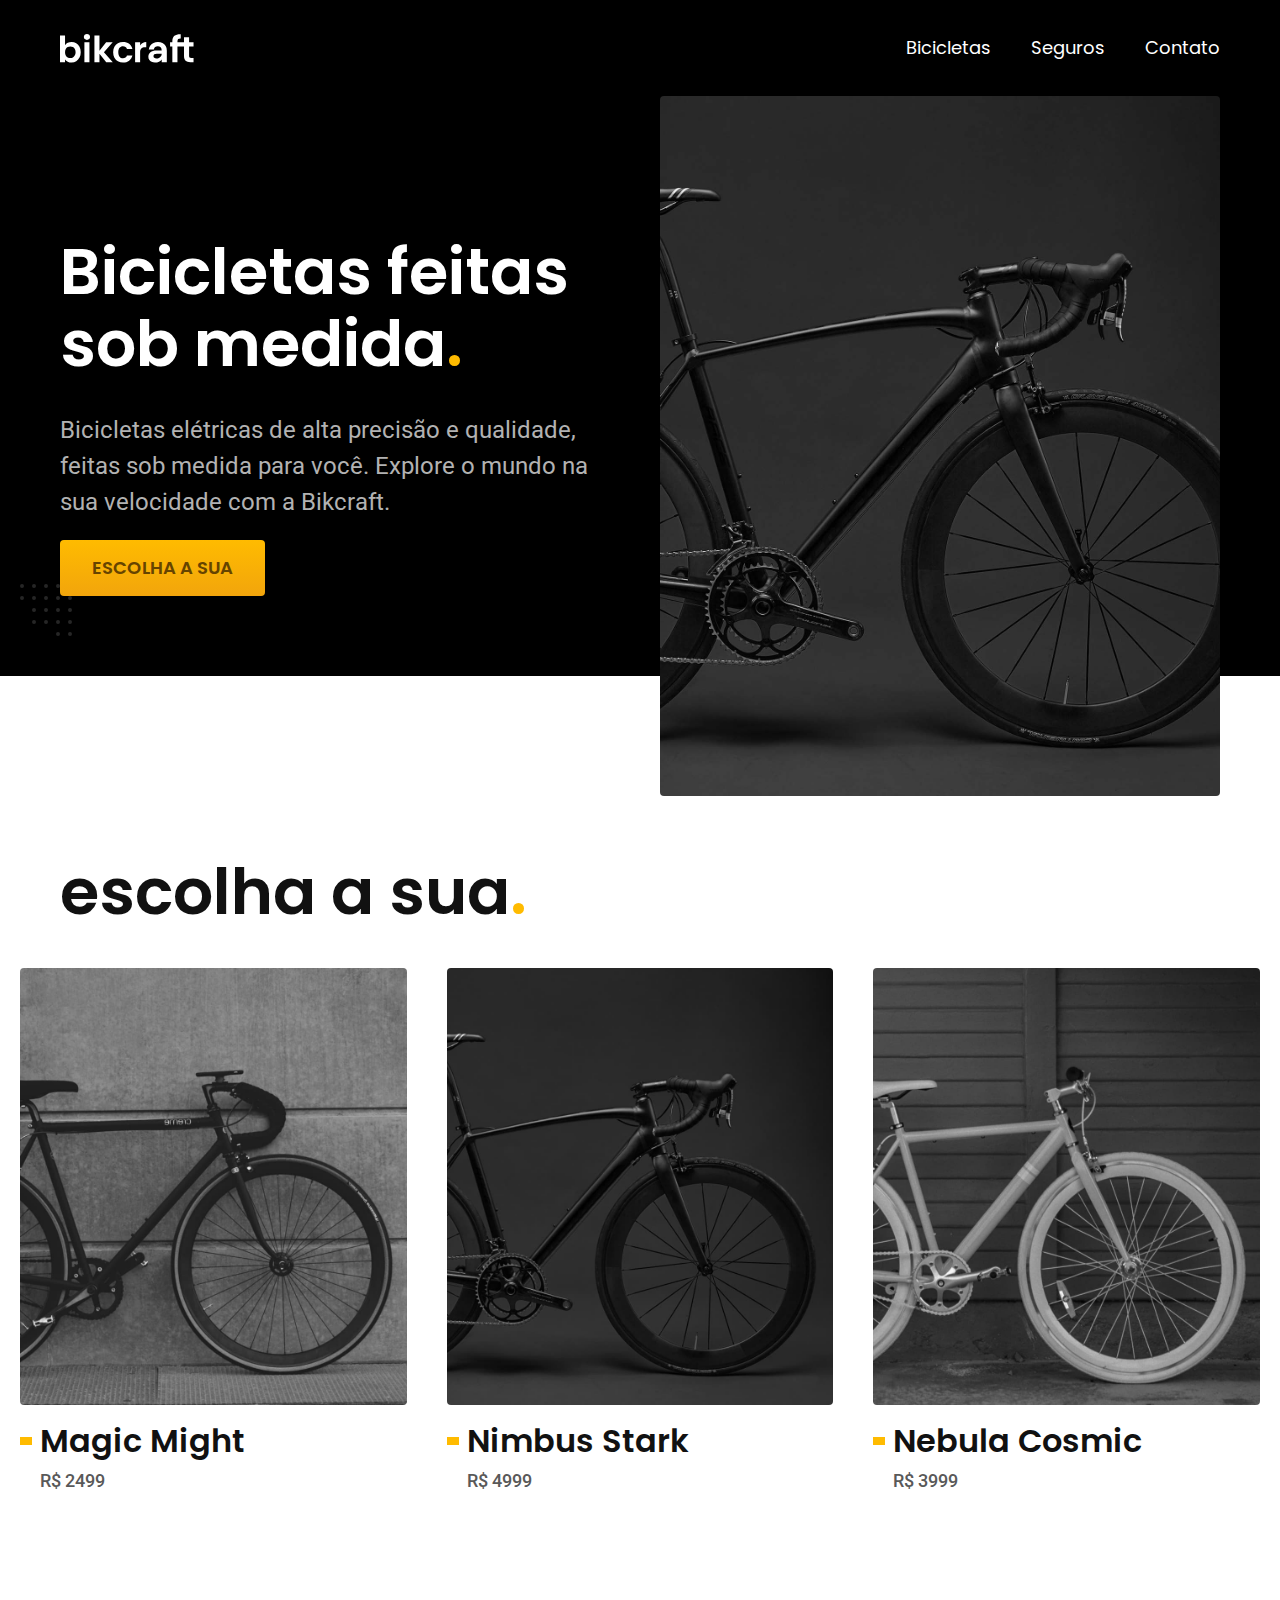
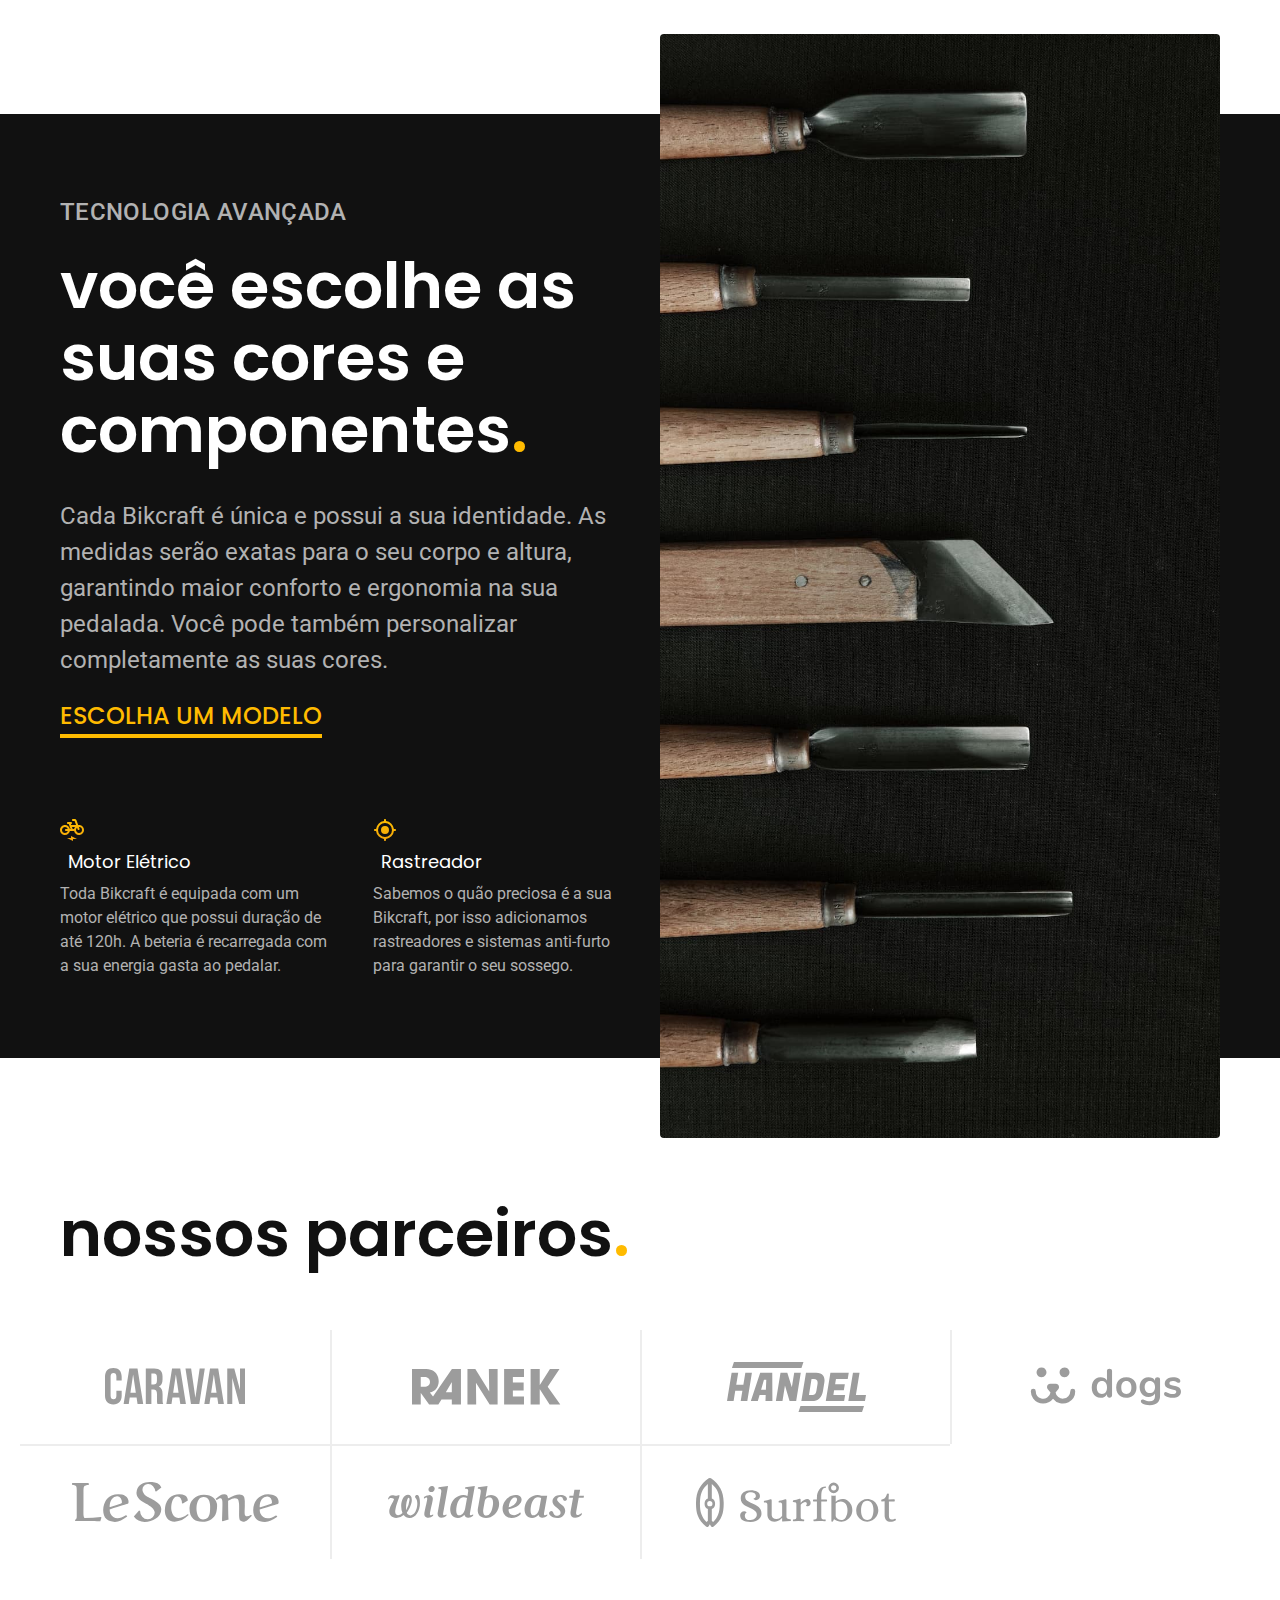
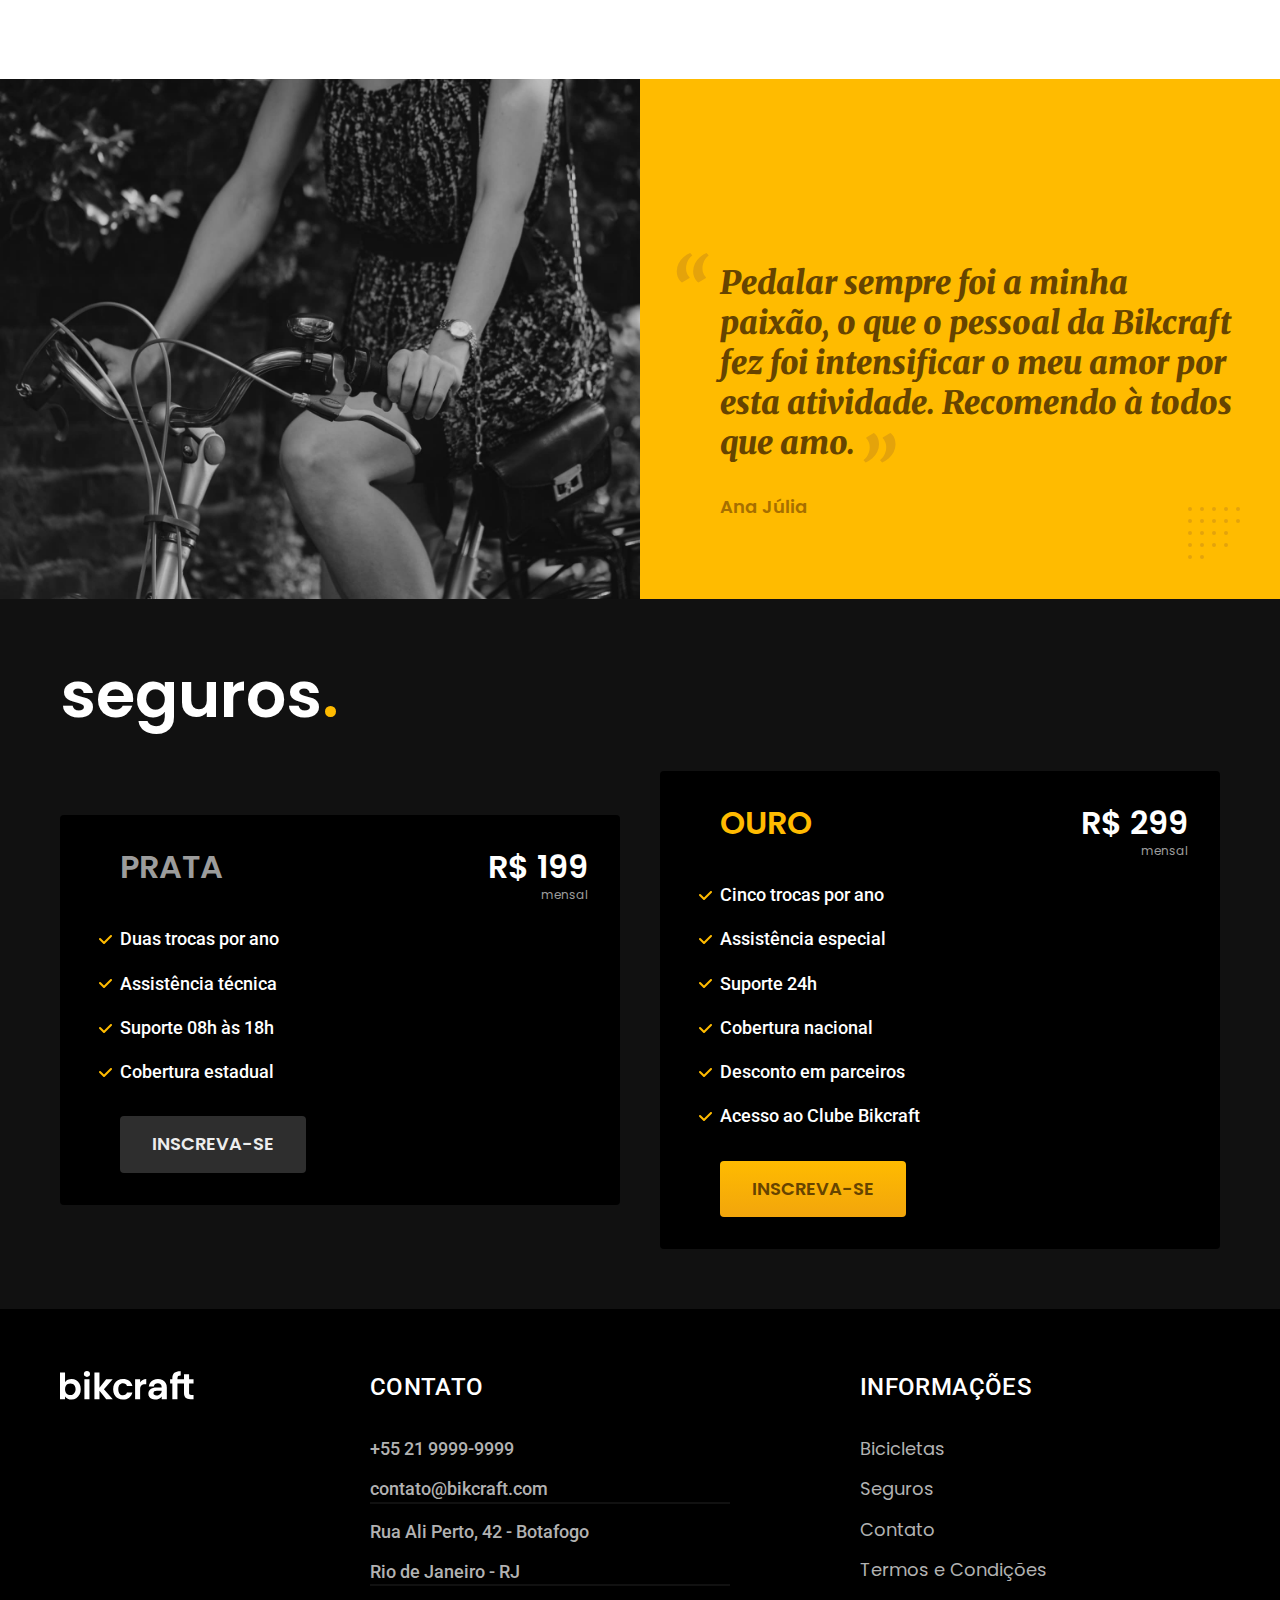
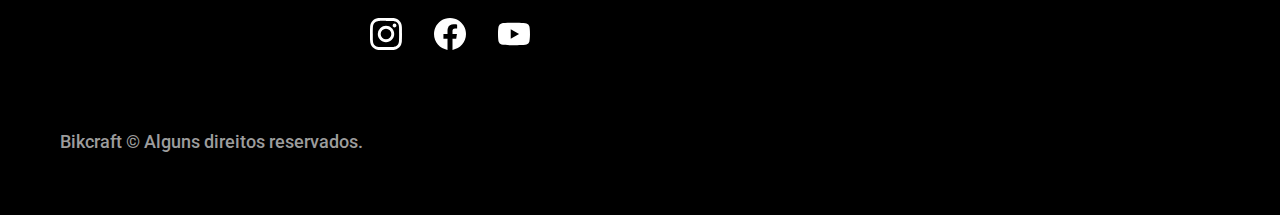
<file: index.html>
<!DOCTYPE html>
<html lang="pt-br">

<head>
  <meta charset="UTF-8">
  <meta name="viewport" content="width=device-width, initial-scale=1.0">

  <title>Bikcraft - Bicicletas Elétricas</title>
  <meta name="description" content="Bicicletas elétricas de alta precisão e qualidade, feitas sob medida para o cliente. Explore o mundo na sua velocidade com a Bikcraft.">

  <link rel="icon" href="./favicon.svg" type="image/svg+xml">
  <link rel="preload" href="./css/style.min.css" as="style">
  <link rel="stylesheet" href="./css/style.min.css">
  <link rel="preconnect" href="https://fonts.googleapis.com">
  <link rel="preconnect" href="https://fonts.gstatic.com" crossorigin>
  <link href="https://fonts.googleapis.com/css2?family=Merriweather:ital,wght@1,900&family=Poppins:wght@400;600&family=Roboto:wght@400;500&display=swap" rel="stylesheet">

  <script>document.documentElement.classList.add('js');</script>
</head>

<body>
  <header class="header-bg">
    <div class="header container">
      <a href="./">
        <img src="./img/bikcraft.svg" width="136" height="32" alt="Bikcraft">
      </a>
      <nav aria-label="primaria">
        <ul class="header-menu font-1-m cor-0">
          <li><a href="./bicicletas.html">Bicicletas</a></li>
          <li><a href="./seguros.html">Seguros</a></li>
          <li><a href="./contato.html">Contato</a></li>
        </ul>
      </nav>
    </div>
  </header>

  <main class="introducao-bg">
    <div class="introducao container">
      <div class="introducao-conteudo">
        <h1 class="font-1-xxl cor-0 fadeInDown" data-anime="200">Bicicletas feitas sob medida<span class="cor-p1">.</span></h1>
        <p class="font-2-l cor-5 fadeInDown" data-anime="400">Bicicletas elétricas de alta precisão e qualidade, feitas sob medida para você. Explore o mundo na sua velocidade com a Bikcraft.</p>
        <a class="botao fadeInDown" data-anime="600" href="./bicicletas.html">Escolha a sua</a>
      </div>
      <picture data-anime="800" class="fadeInDown">
        <source media="(max-width:800px)" srcset="./img/bicicletas/nimbus.jpg">
        <img src="./img/fotos/introducao.jpg" width="1280" height="1600" alt="Bicicleta elétrica preta">
      </picture>
    </div>
  </main>
  <article class="bicicletas-lista fadeInLeft" data-anime="800">
    <h2 class="container font-1-xxl">
      escolha a sua<span class="cor-p1">.</span>
    </h2>

    <ul class="fadeInDown" data-anime="400">
      <li>
        <a href="./bicicletas/magic.html">
          <img src="./img/bicicletas/magic-home.jpg" width="920" height="1040" alt="Bicicleta preta">
          <h3 class="font-1-xl">Magic Might</h3>
          <span class="font-2-m cor-8">R$ 2499</span>
        </a>
      </li>
      <li>
        <a href="./bicicletas/nimbus.html">
          <img src="./img/bicicletas/nimbus-home.jpg" width="920" height="1040" alt="Bicicleta preta">
          <h3 class="font-1-xl">Nimbus Stark</h3>
          <span class="font-2-m cor-8">R$ 4999</span>
        </a>
      </li>
      <li>
        <a href="./bicicletas/nebula.html">
          <img src="./img/bicicletas/nebula-home.jpg" width="920" height="1040" alt="Bicicleta preta">
          <h3 class="font-1-xl">Nebula Cosmic</h3>
          <span class="font-2-m cor-8">R$ 3999</span>
        </a>
      </li>
    </ul>

  </article>

  <article class="tecnologia-bg">
    <div class="tecnologia container">
      <div class="tecnologia-conteudo">
        <span class="font-2-l-b cor-5">Tecnologia Avançada</span>
        <h2 class="font-1-xxl cor-0 fadeInDown" data-anime="200">você escolhe as suas cores e componentes<span class="cor-p1">.</span></h2>
        <p class="font-2-l cor-5 fadeInDown" data-anime="400">Cada Bikcraft é única e possui a sua identidade. As medidas serão exatas para o seu corpo e altura, garantindo maior conforto e ergonomia na sua pedalada. Você pode também personalizar completamente as suas cores.</p>

        <a class="link fadeInDown" data-anime="800" href="./bicicletas.html">Escolha um modelo</a>

        <div class="tecnologia-vantagens fadeInDown" data-anime="800">
          <div>
            <img src="./img/icones/eletrica.svg" width="24" height="24" alt="">
            <h3 class="font-1-m cor-0">Motor Elétrico</h3>
            <p class="font-2-s cor-5">Toda Bikcraft é equipada com um motor elétrico que possui duração de até 120h. A beteria é recarregada com a sua energia gasta ao pedalar.</p>
          </div>
          <div>
            <img src="./img/icones/rastreador.svg" width="24" height="24" alt="">
            <h3 class="font-1-m cor-0">Rastreador</h3>
            <p class="font-2-s cor-5">Sabemos o quão preciosa é a sua Bikcraft, por isso adicionamos rastreadores e sistemas anti-furto para garantir o seu sossego.</p>
          </div>
        </div>
      </div>

      <div class="tecnologia-img">
        <img src="./img/fotos/tecnologia.jpg" width="1200" height="1920" alt="">
      </div>
    </div>
  </article>

  <section class="parceiros fadeInUp" data-anime="200" aria-label="Nossos parceiros">
    <h2 class="container font-1-xxl">nossos parceiros<span class="cor-p1">.</span></h2>

    <ul>
      <li><img src="./img/parceiros/caravan.svg" width="140" height="38" alt="caravan"></li>
      <li><img src="./img/parceiros/ranek.svg" width="149" height="36" alt="ranek"></li>
      <li><img src="./img/parceiros/handel.svg" width="139" height="50" alt="handel"></li>
      <li><img src="./img/parceiros/dogs.svg" width="152" height="39" alt="dogs"></li>
      <li><img src="./img/parceiros/lescone.svg" width="208" height="41" alt="lescone"></li>
      <li><img src="./img/parceiros/wildbeast.svg" width="196" height="34" alt="wildbeast"></li>
      <li><img src="./img/parceiros/surfbot.svg" width="200" height="49" alt="surfbot"></li>
    </ul>
  </section>

  <section class="depoimento" aria-label="Depoimento">
    <div>
      <img src="./img/fotos/depoimento.jpg" width="1560" height="1360" alt="Pessoa pedalando uma bicicleta bikcraft">
    </div>
    <div class="depoimento-conteudo fadeInLeft" data-anime="400">
      <blockquote class="font-1-xl cor-p5">
        <p>Pedalar sempre foi a minha paixão, o que o pessoal da Bikcraft fez foi intensificar o meu amor por esta atividade. Recomendo à todos que amo.</p>
      </blockquote>
      <span class="font-1-m-b cor-p4">Ana Júlia</span>
    </div>
  </section>

  <article class="seguros-bg">
    <div class="seguros container">
      <h2 class="font-1-xxl cor-0 fadeInDown" data-anime="200">seguros<span class="cor-p1">.</span></h2>
      <div class="seguros-item fadeInLeft" data-anime="200">
        <h3 class="prata font-1-xl cor-6">PRATA</h3>
        <span class="font-1-xl cor-0">R$ 199 <span class="font-1-xs cor-6">mensal</span></span>
        <ul class="font-2-m cor-0">
          <li>Duas trocas por ano</li>
          <li>Assistência técnica</li>
          <li>Suporte 08h às 18h</li>
          <li>Cobertura estadual</li>
        </ul>
        <a class="botao secundario" href="./orcamento.html">Inscreva-se</a>
      </div>

      <div class="seguros-item fadeInRight" data-anime="400">
        <h3 class="prata font-1-xl cor-p1">OURO</h3>
        <span class="font-1-xl cor-0">R$ 299 <span class="font-1-xs cor-6">mensal</span></span>
        <ul class="font-2-m cor-0">
          <li>Cinco trocas por ano</li>
          <li>Assistência especial</li>
          <li>Suporte 24h</li>
          <li>Cobertura nacional</li>
          <li>Desconto em parceiros</li>
          <li>Acesso ao Clube Bikcraft</li>
        </ul>
        <a class="botao" href="./orcamento.html">Inscreva-se</a>
      </div>
    </div>
  </article>

  <footer class="footer-bg">
    <div class="footer container">
      <img src="./img/bikcraft.svg" width="136" height="32" alt="Bikcraft">
      <div class="footer-contato">
        <h3 class="font-2-l-b cor-0">Contato</h3>
        <ul class="font-2-m cor-5">
          <li><a href="tel:+552199999999">+55 21 9999-9999</a></li>
          <li><a href="mailto:contato@bikcraft.com">contato@bikcraft.com</a></li>
          <li>Rua Ali Perto, 42 - Botafogo</li>
          <li>Rio de Janeiro - RJ</li>
        </ul>
        <div class="footer-redes">
          <a href="./">
            <img src="./img/redes/instagram.svg" width="32" height="32" alt="Instagram">
          </a>
          <a href="./">
            <img src="./img/redes/facebook.svg" width="32" height="32" alt="Facebook">
          </a>
          <a href="./">
            <img src="./img/redes/youtube.svg" width="32" height="32" alt="Youtube">
          </a>
        </div>
      </div>
      <div class="footer-informacoes">
        <h3 class="font-2-l-b cor-0">Informações</h3>
        <nav>
          <ul class="font-1-m cor-5">
            <li><a href="./bicicletas.html">Bicicletas</a></li>
            <li><a href="./seguros.html">Seguros</a></li>
            <li><a href="./contato.html">Contato</a></li>
            <li><a href="./termos.html">Termos e Condições</a></li>
          </ul>
        </nav>
      </div>
      <p class="footer-copy font-2-m cor-6">Bikcraft © Alguns direitos reservados.</p>
    </div>
  </footer>
  <script src="./js/plugins/simple-anime.js"></script>
  <script src="./js/script.js"></script>
</body>

</html>
</file>
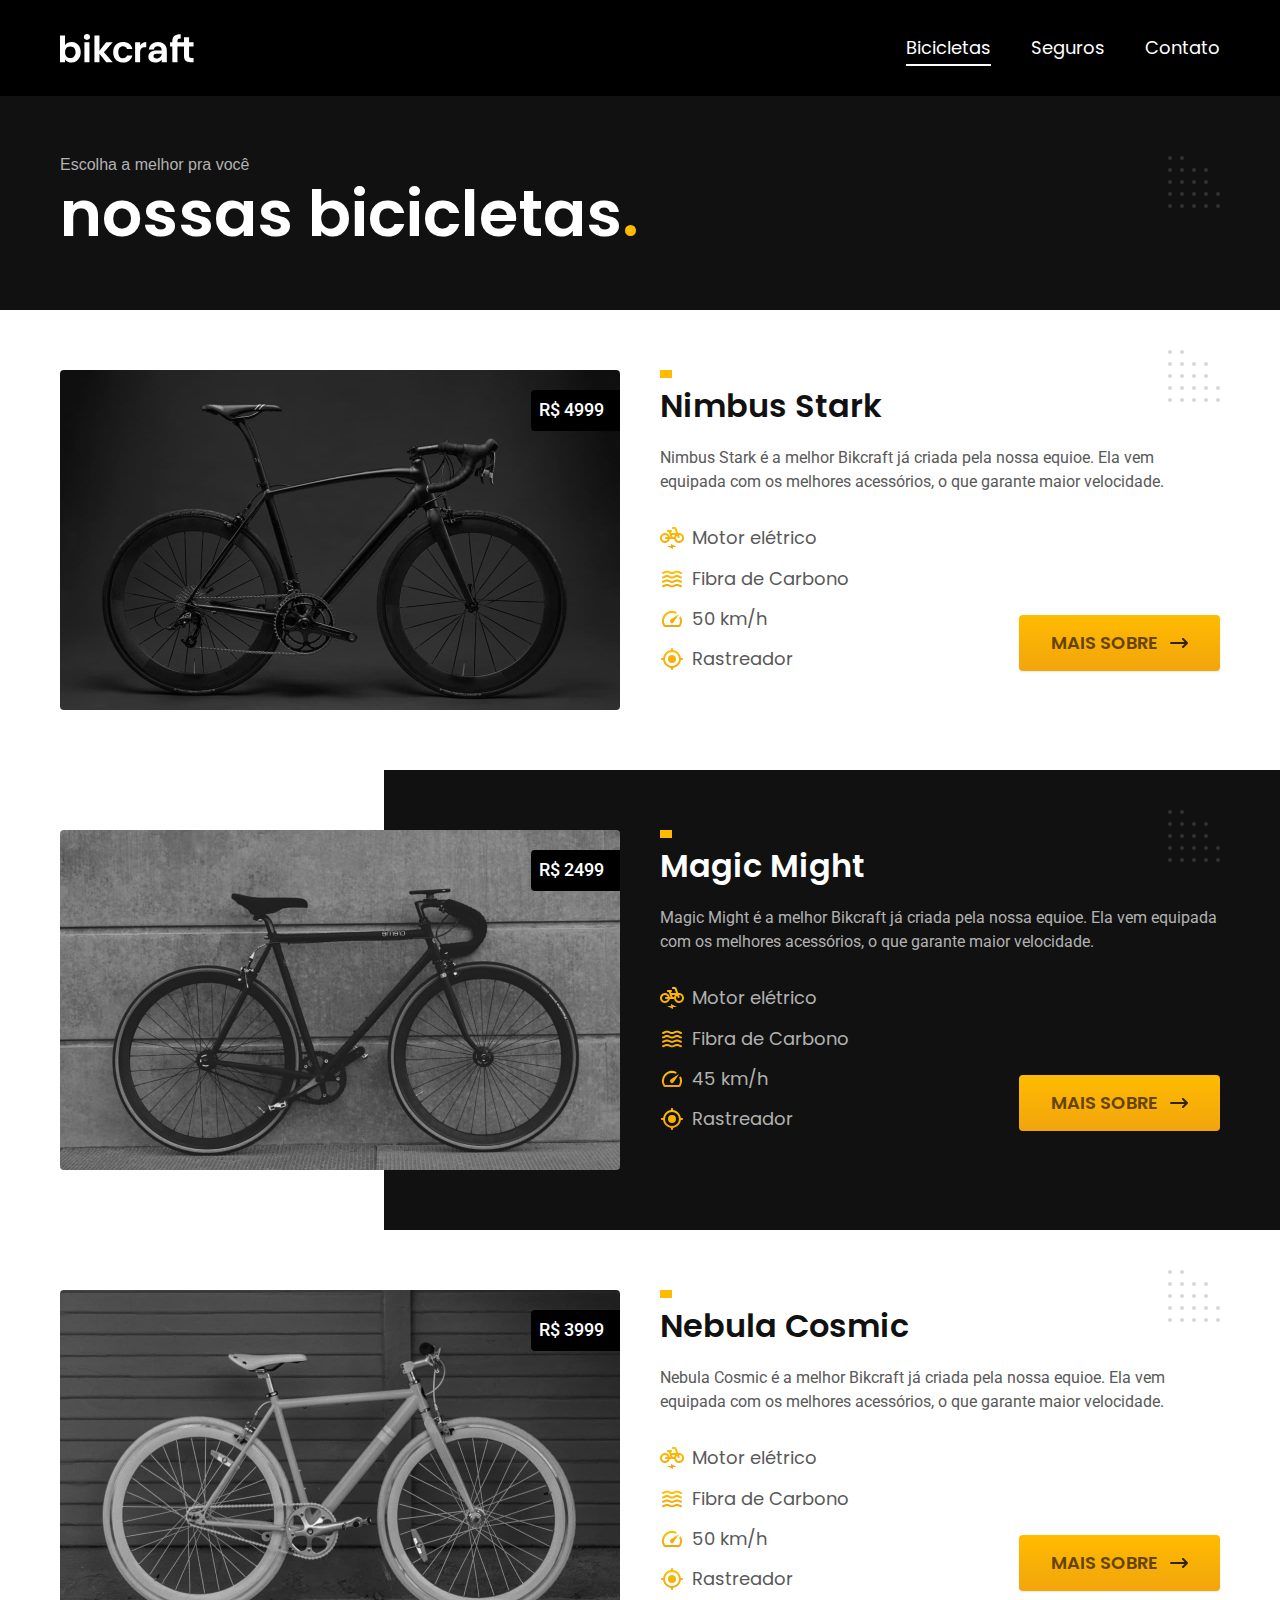
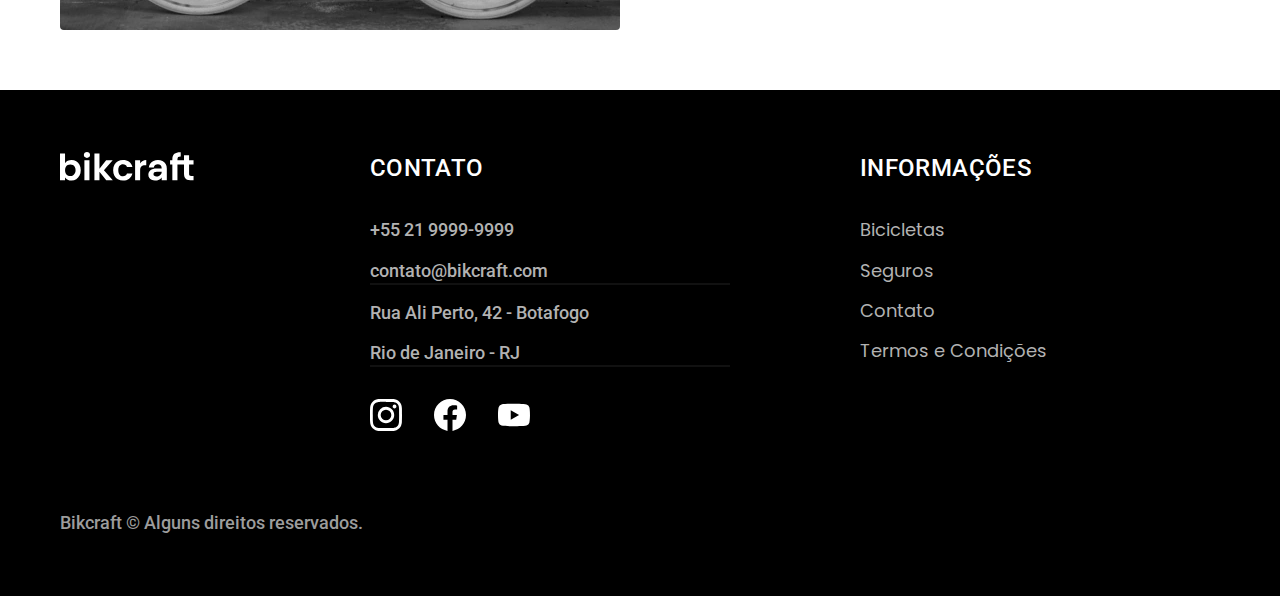
<file: bicicletas.html>
<!DOCTYPE html>
<html lang="pt-br">

<head>
  <meta charset="UTF-8">
  <meta name="viewport" content="width=device-width, initial-scale=1.0">

  <title>Bicicletas | Bikcraft</title>
  <meta name="description" content="Bicicletas">

  <link rel="icon" href="./favicon.svg" type="image/svg+xml">
  <link rel="preload" href="./css/style.min.css" as="style">
  <link rel="stylesheet" href="./css/style.min.css">
  <link rel="preconnect" href="https://fonts.googleapis.com">
  <link rel="preconnect" href="https://fonts.gstatic.com" crossorigin>
  <link href="https://fonts.googleapis.com/css2?family=Merriweather:ital,wght@1,900&family=Poppins:wght@400;600&family=Roboto:wght@400;500&display=swap" rel="stylesheet">
  <script>document.documentElement.classList.add('js');</script>
</head>

<body id="bicicletas">
  <header class="header-bg">
    <div class="header container">
      <a href="./">
        <img src="./img/bikcraft.svg" width="136" height="32" alt="Bikcraft">
      </a>
      <nav aria-label="primaria">
        <ul class="header-menu font-1-m cor-0">
          <li><a href="./bicicletas.html">Bicicletas</a></li>
          <li><a href="./seguros.html">Seguros</a></li>
          <li><a href="./contato.html">Contato</a></li>
        </ul>
      </nav>
    </div>
  </header>

  <main>
    <div class="titulo-bg">
      <div class="titulo container">
        <p class="font-l-b cor-5 ">Escolha a melhor pra você</p>
        <h1 class="font-1-xxl cor-0">nossas bicicletas<span class="cor-p1">.</span></h1>
      </div>
    </div>

    <div class="bicicletas container">
      <div class="bicicletas-img">
        <img src="./img/bicicletas/nimbus.jpg" width="1120" height="680" alt="Bicicleta preta">
        <span class="font-2-m cor-0">R$ 4999</span>
      </div>

      <div class="bicicletas-conteudo">
        <h2 class="font-1-xl">Nimbus Stark</h2>
        <p class="font-2-s cor-8">Nimbus Stark é a melhor Bikcraft já criada pela nossa equioe. Ela vem equipada com os melhores acessórios, o que garante maior velocidade.</p>
        <ul class="font-1-m cor-8">
          <li> <img src="./img/icones/eletrica.svg" width="32" height="32" alt="">Motor elétrico</li>
          <li> <img src="./img/icones/carbono.svg" width="32" height="32" alt="">Fibra de Carbono</li>
          <li> <img src="./img/icones/velocidade.svg" width="32" height="32" alt="">50 km/h</li>
          <li> <img src="./img/icones/rastreador.svg" width="32" height="32" alt="">Rastreador</li>
        </ul>
        <a class="botao seta" href="./bicicletas/nimbus.html">Mais Sobre</a>
      </div>
    </div>

    <div class="bicicletas-bg">
      <div class="bicicletas container">
        <div class="bicicletas-img">
          <img src="./img/bicicletas/magic.jpg" width="1120" height="680" alt="Bicicleta preta">
          <span class="font-2-m cor-0">R$ 2499</span>
        </div>
        <div class="bicicletas-conteudo">
          <h2 class="font-1-xl cor-0">Magic Might</h2>
          <p class="font-2-s cor-5">Magic Might é a melhor Bikcraft já criada pela nossa equioe. Ela vem equipada com os melhores acessórios, o que garante maior velocidade.</p>
          <ul class="font-1-m cor-5">
            <li> <img src="./img/icones/eletrica.svg" width="32" height="32" alt="">Motor elétrico</li>
            <li> <img src="./img/icones/carbono.svg" width="32" height="32" alt="">Fibra de Carbono</li>
            <li> <img src="./img/icones/velocidade.svg" width="32" height="32" alt="">45 km/h</li>
            <li> <img src="./img/icones/rastreador.svg" width="32" height="32" alt="">Rastreador</li>
          </ul>
          <a class="botao seta" href="./bicicletas/magic.html">Mais Sobre</a>
        </div>
      </div>

    </div>
    <div class="bicicletas container">
      <div class="bicicletas-img">
        <img src="./img/bicicletas/nebula.jpg" width="1120" height="680" alt="Bicicleta preta">
        <span class="font-2-m cor-0">R$ 3999</span>
      </div>
      <div class="bicicletas-conteudo">
        <h2 class="font-1-xl">Nebula Cosmic</h2>
        <p class="font-2-s cor-8">Nebula Cosmic é a melhor Bikcraft já criada pela nossa equioe. Ela vem equipada com os melhores acessórios, o que garante maior velocidade.</p>
        <ul class="font-1-m cor-8">
          <li> <img src="./img/icones/eletrica.svg" width="32" height="32" alt="">Motor elétrico</li>
          <li> <img src="./img/icones/carbono.svg" width="32" height="32" alt="">Fibra de Carbono</li>
          <li> <img src="./img/icones/velocidade.svg" width="32" height="32" alt="">50 km/h</li>
          <li> <img src="./img/icones/rastreador.svg" width="32" height="32" alt="">Rastreador</li>
        </ul>
        <a class="botao seta" href="./bicicletas/nebula.html">Mais Sobre</a>
      </div>
    </div>

  </main>

  <footer class="footer-bg">
    <div class="footer container">
      <img src="./img/bikcraft.svg" width="136" height="32" alt="Bikcraft">
      <div class="footer-contato">
        <h3 class="font-2-l-b cor-0">Contato</h3>
        <ul class="font-2-m cor-5">
          <li><a href="tel:+552199999999">+55 21 9999-9999</a></li>
          <li><a href="mailto:contato@bikcraft.com">contato@bikcraft.com</a></li>
          <li>Rua Ali Perto, 42 - Botafogo</li>
          <li>Rio de Janeiro - RJ</li>
        </ul>
        <div class="footer-redes">
          <a href="./">
            <img src="./img/redes/instagram.svg" width="32" height="32" alt="Instagram">
          </a>
          <a href="./">
            <img src="./img/redes/facebook.svg" width="32" height="32" alt="Facebook">
          </a>
          <a href="./">
            <img src="./img/redes/youtube.svg" width="32" height="32" alt="Youtube">
          </a>
        </div>
      </div>
      <div class="footer-informacoes">
        <h3 class="font-2-l-b cor-0">Informações</h3>
        <nav>
          <ul class="font-1-m cor-5">
            <li><a href="./bicicletas.html">Bicicletas</a></li>
            <li><a href="./seguros.html">Seguros</a></li>
            <li><a href="./contato.html">Contato</a></li>
            <li><a href="./termos.html">Termos e Condições</a></li>
          </ul>
        </nav>
      </div>
      <p class="footer-copy font-2-m cor-6">Bikcraft © Alguns direitos reservados.</p>
    </div>
  </footer>
  <script src="./js/script.js"></script>
</body>

</html>
</file>
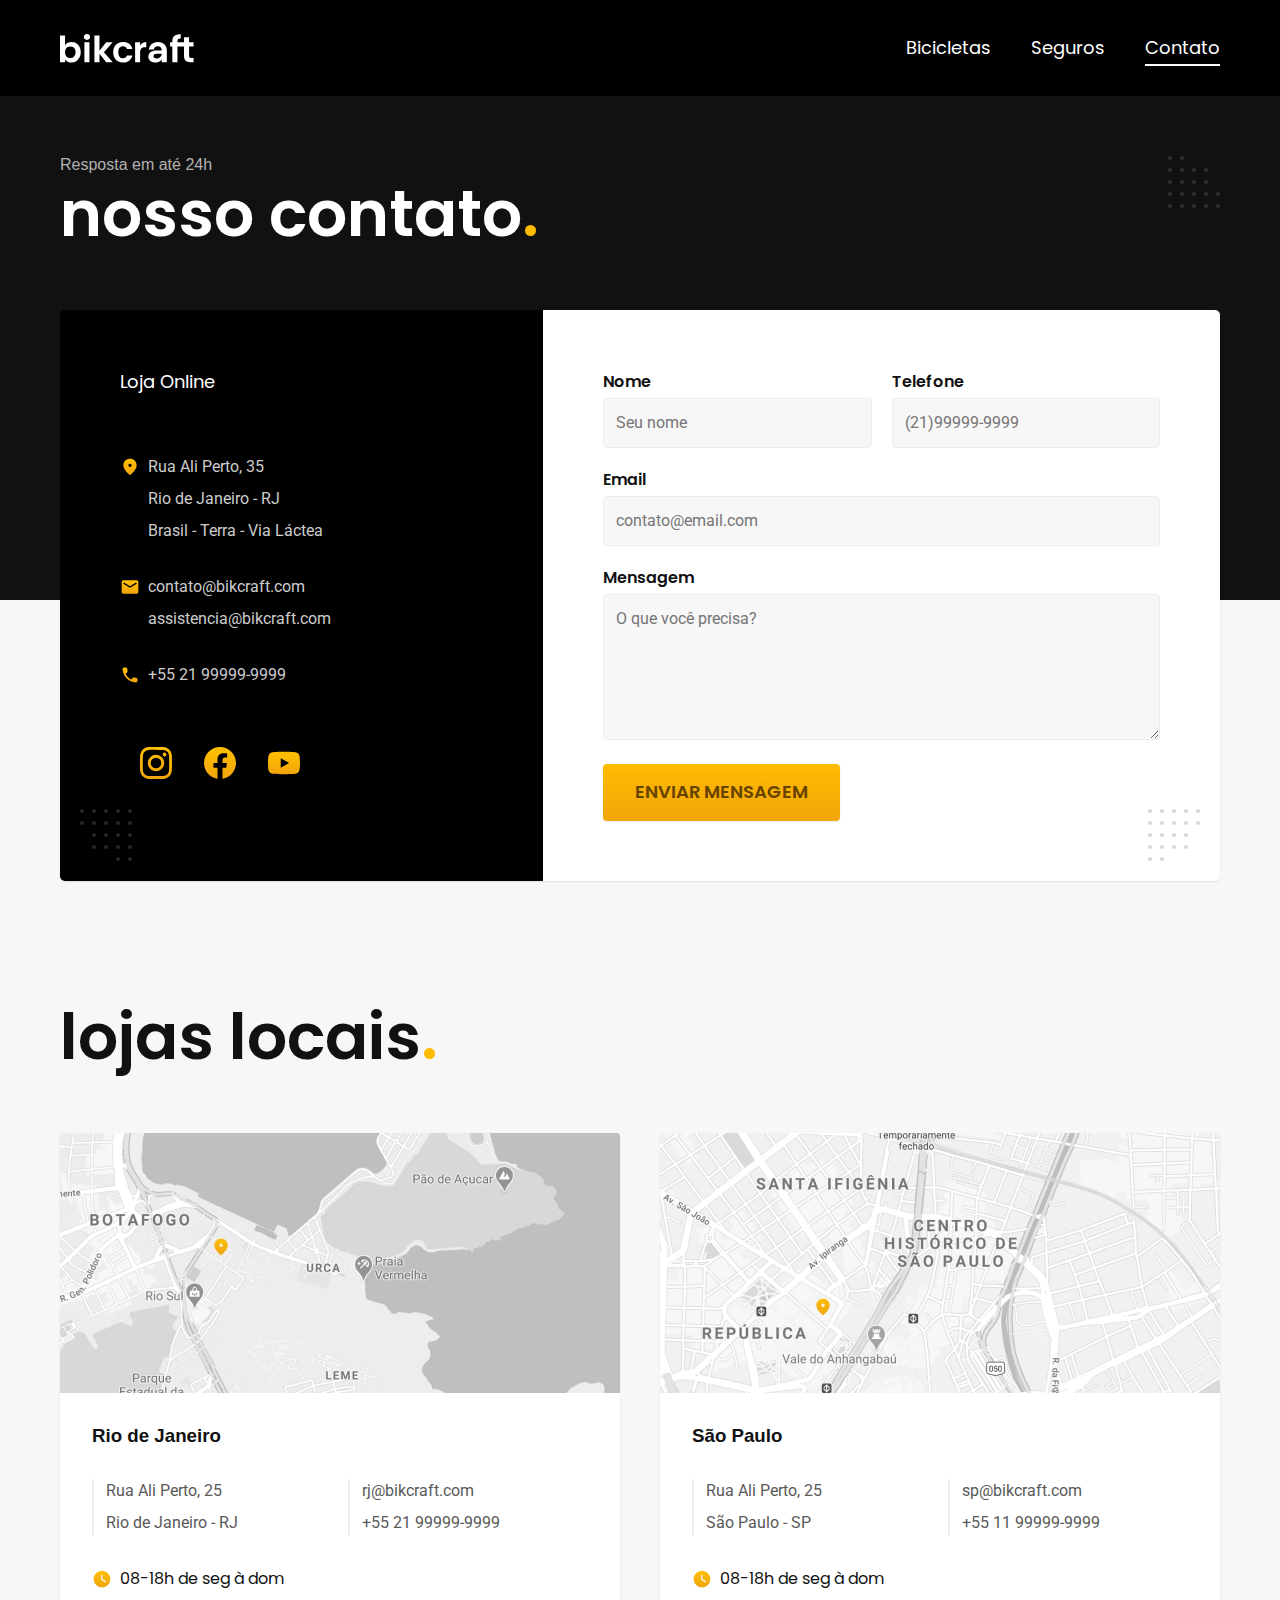
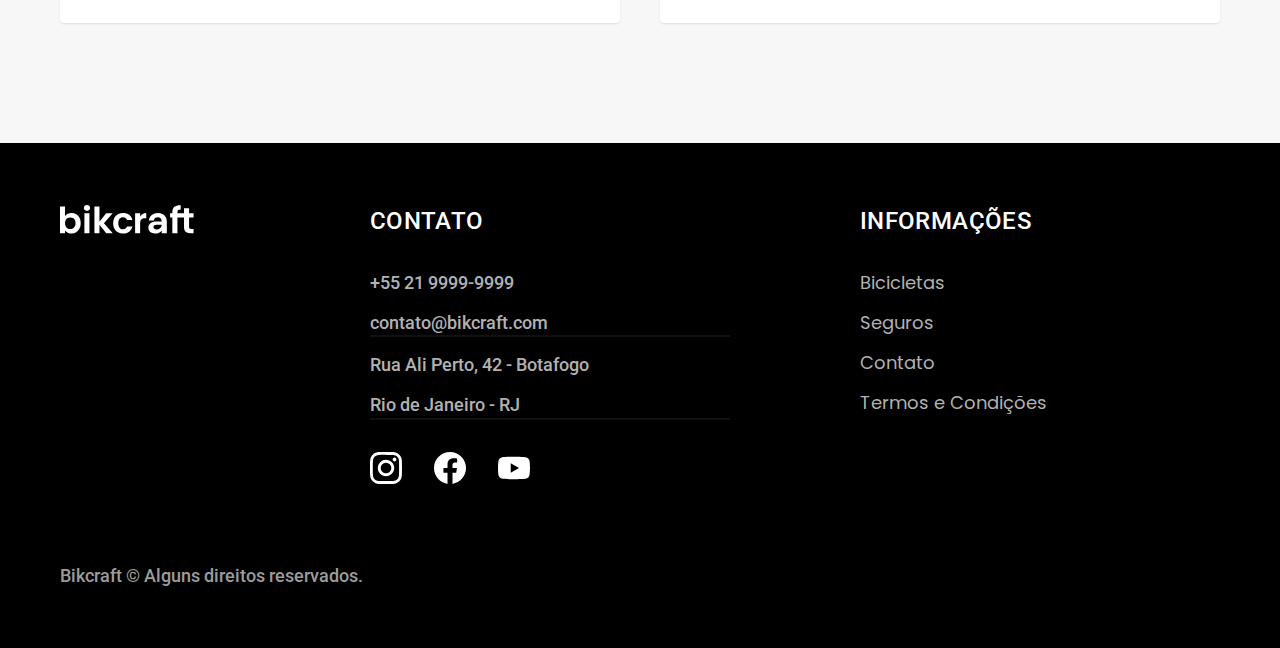
<file: contato.html>
<!DOCTYPE html>
<html lang="pt-br">

<head>
  <meta charset="UTF-8">
  <meta name="viewport" content="width=device-width, initial-scale=1.0">

  <title>Contato | Bikcraft</title>
  <meta name="description" content="Contato.">

  <link rel="icon" href="./favicon.svg" type="image/svg+xml">
  <link rel="preload" href="./css/style.min.css" as="style">
  <link rel="stylesheet" href="./css/style.min.css">
  <link rel="preconnect" href="https://fonts.googleapis.com">
  <link rel="preconnect" href="https://fonts.gstatic.com" crossorigin>
  <link href="https://fonts.googleapis.com/css2?family=Merriweather:ital,wght@1,900&family=Poppins:wght@400;600&family=Roboto:wght@400;500&display=swap" rel="stylesheet">
  <script>document.documentElement.classList.add('js');</script>
</head>

<body id="contato">
  <header class="header-bg">
    <div class="header container">
      <a href="./">
        <img src="./img/bikcraft.svg" width="136" height="32" alt="Bikcraft">
      </a>
      <nav aria-label="primaria">
        <ul class="header-menu font-1-m cor-0">
          <li><a href="./bicicletas.html">Bicicletas</a></li>
          <li><a href="./seguros.html">Seguros</a></li>
          <li><a href="./contato.html">Contato</a></li>
        </ul>
      </nav>
    </div>
  </header>

  <main>
    <div class="titulo-bg">
      <div class="titulo container">
        <p class="font-l-b cor-5 ">Resposta em até 24h</p>
        <h1 class="font-1-xxl cor-0">nosso contato<span class="cor-p1">.</span></h1>
      </div>
    </div>

    <div class="contato container">
      <section class="contato-dados" aria-label="Endereço">
        <h2 class="font-1-m cor-0">Loja Online</h2>
        <div class="contato-endereco font-2-s cor-4">
          <p>Rua Ali Perto, 35</p>
          <p>Rio de Janeiro - RJ</p>
          <p>Brasil - Terra - Via Láctea</p>
        </div>
        <address class="contato-meios font-2-s cor-4">
          <a href="maitlto:contato@bikcraft.com">contato@bikcraft.com</a>
          <a href="mailto:assistencia@bikcraft.com">assistencia@bikcraft.com</a>
          <a href="tel:+5521999999999">+55 21 99999-9999</a>
        </address>
        <div class="contato-redes">
          <a href="./">
            <img src="./img/redes/instagram-p.svg" width="32" height="32" alt="Instagram">
          </a>
          <a href="./">
            <img src="./img/redes/facebook-p.svg" width="32" height="32" alt="Facebook">
          </a>
          <a href="./">
            <img src="./img/redes/youtube-p.svg" width="32" height="32" alt="Youtube">
          </a>
        </div>
      </section>
      <section class="contato-formulario" aria-label="Formulário">
        <form class="form" action="./contato.html">

          <div>
            <label for="nome">Nome</label>
            <input type="text" id="nome" name="nome" placeholder="Seu nome">
          </div>

          <div>
            <label for="telefone">Telefone</label>
            <input type="text" id="telefone" name="telefone" placeholder="(21)99999-9999">
          </div>

          <div class="col-2">
            <label for="email">Email</label>
            <input type="email" id="email" name="email" placeholder="contato@email.com">
          </div>

          <div class="col-2">
            <label for="mensagem">Mensagem</label>
            <textarea rows="5" id="mensagem" name="mensagem" placeholder="O que você precisa?"></textarea>
          </div>
          <button class="botao col-2">Enviar Mensagem</button>
        </form>
      </section>
    </div>
  </main>

  <article class="lojas container">
    <h2 class="font-1-xxl">lojas locais<span class="cor-p1">.</span></h2>
    <div class="lojas-item">
      <img src="./img/lojas/rj.jpg" width="1120" height="520" alt="Mapa marcando o endereço em Rua Ali Perto, 25 - Rio de Janeiro - RJ">
      <div class="lojas-conteudo">
        <h3 class="font-1-x-l">Rio de Janeiro</h3>
        <div class="lojas-dados font-2-s cor-8">
          <p>Rua Ali Perto, 25</p>
          <p>Rio de Janeiro - RJ</p>

        </div>
        <div class="lojas-dados font-2-s cor-8">
          <a href="mailto:rj@bikcraft.com">rj@bikcraft.com</a>
          <a href="tel:+5521999999999">+55 21 99999-9999</a>
        </div>
        <p class="lojas-tempo font-1-s">
          <img src="./img/icones/horario.svg" width="20" height="20" alt="">08-18h de seg à dom
        </p>
      </div>
    </div>


    <div class="lojas-item">
      <img src="./img/lojas/sp.jpg" width="1120" height="520" alt="Mapa marcando o endereço em Rua Ali Perto, 25 - São Paulo - SP">
      <div class="lojas-conteudo">
        <h3 class="font-1-x-l">São Paulo</h3>
        <div class="lojas-dados font-2-s cor-8">
          <p>Rua Ali Perto, 25</p>
          <p>São Paulo - SP</p>
        </div>
        <div class="lojas-dados font-2-s cor-8">
          <a href="mailto:rj@bikcraft.com">sp@bikcraft.com</a>
          <a href="tel:+5521999999999">+55 11 99999-9999</a>
        </div>
        <p class="lojas-tempo font-1-s">
          <img src="./img/icones/horario.svg" width="20" height="20" alt="">08-18h de seg à dom
        </p>
      </div>
    </div>

  </article>



  <footer class="footer-bg">
    <div class="footer container">
      <img src="./img/bikcraft.svg" width="136" height="32" alt="Bikcraft">
      <div class="footer-contato">
        <h3 class="font-2-l-b cor-0">Contato</h3>
        <ul class="font-2-m cor-5">
          <li><a href="tel:+552199999999">+55 21 9999-9999</a></li>
          <li><a href="mailto:contato@bikcraft.com">contato@bikcraft.com</a></li>
          <li>Rua Ali Perto, 42 - Botafogo</li>
          <li>Rio de Janeiro - RJ</li>
        </ul>
        <div class="footer-redes">
          <a href="./">
            <img src="./img/redes/instagram.svg" width="32" height="32" alt="Instagram">
          </a>
          <a href="./">
            <img src="./img/redes/facebook.svg" width="32" height="32" alt="Facebook">
          </a>
          <a href="./">
            <img src="./img/redes/youtube.svg" width="32" height="32" alt="Youtube">
          </a>
        </div>
      </div>
      <div class="footer-informacoes">
        <h3 class="font-2-l-b cor-0">Informações</h3>
        <nav>
          <ul class="font-1-m cor-5">
            <li><a href="./bicicletas.html">Bicicletas</a></li>
            <li><a href="./seguros.html">Seguros</a></li>
            <li><a href="./contato.html">Contato</a></li>
            <li><a href="./termos.html">Termos e Condições</a></li>
          </ul>
        </nav>
      </div>
      <p class="footer-copy font-2-m cor-6">Bikcraft © Alguns direitos reservados.</p>
    </div>
  </footer>
  <script src="./js/script.js"></script>
</body>

</html>
</file>
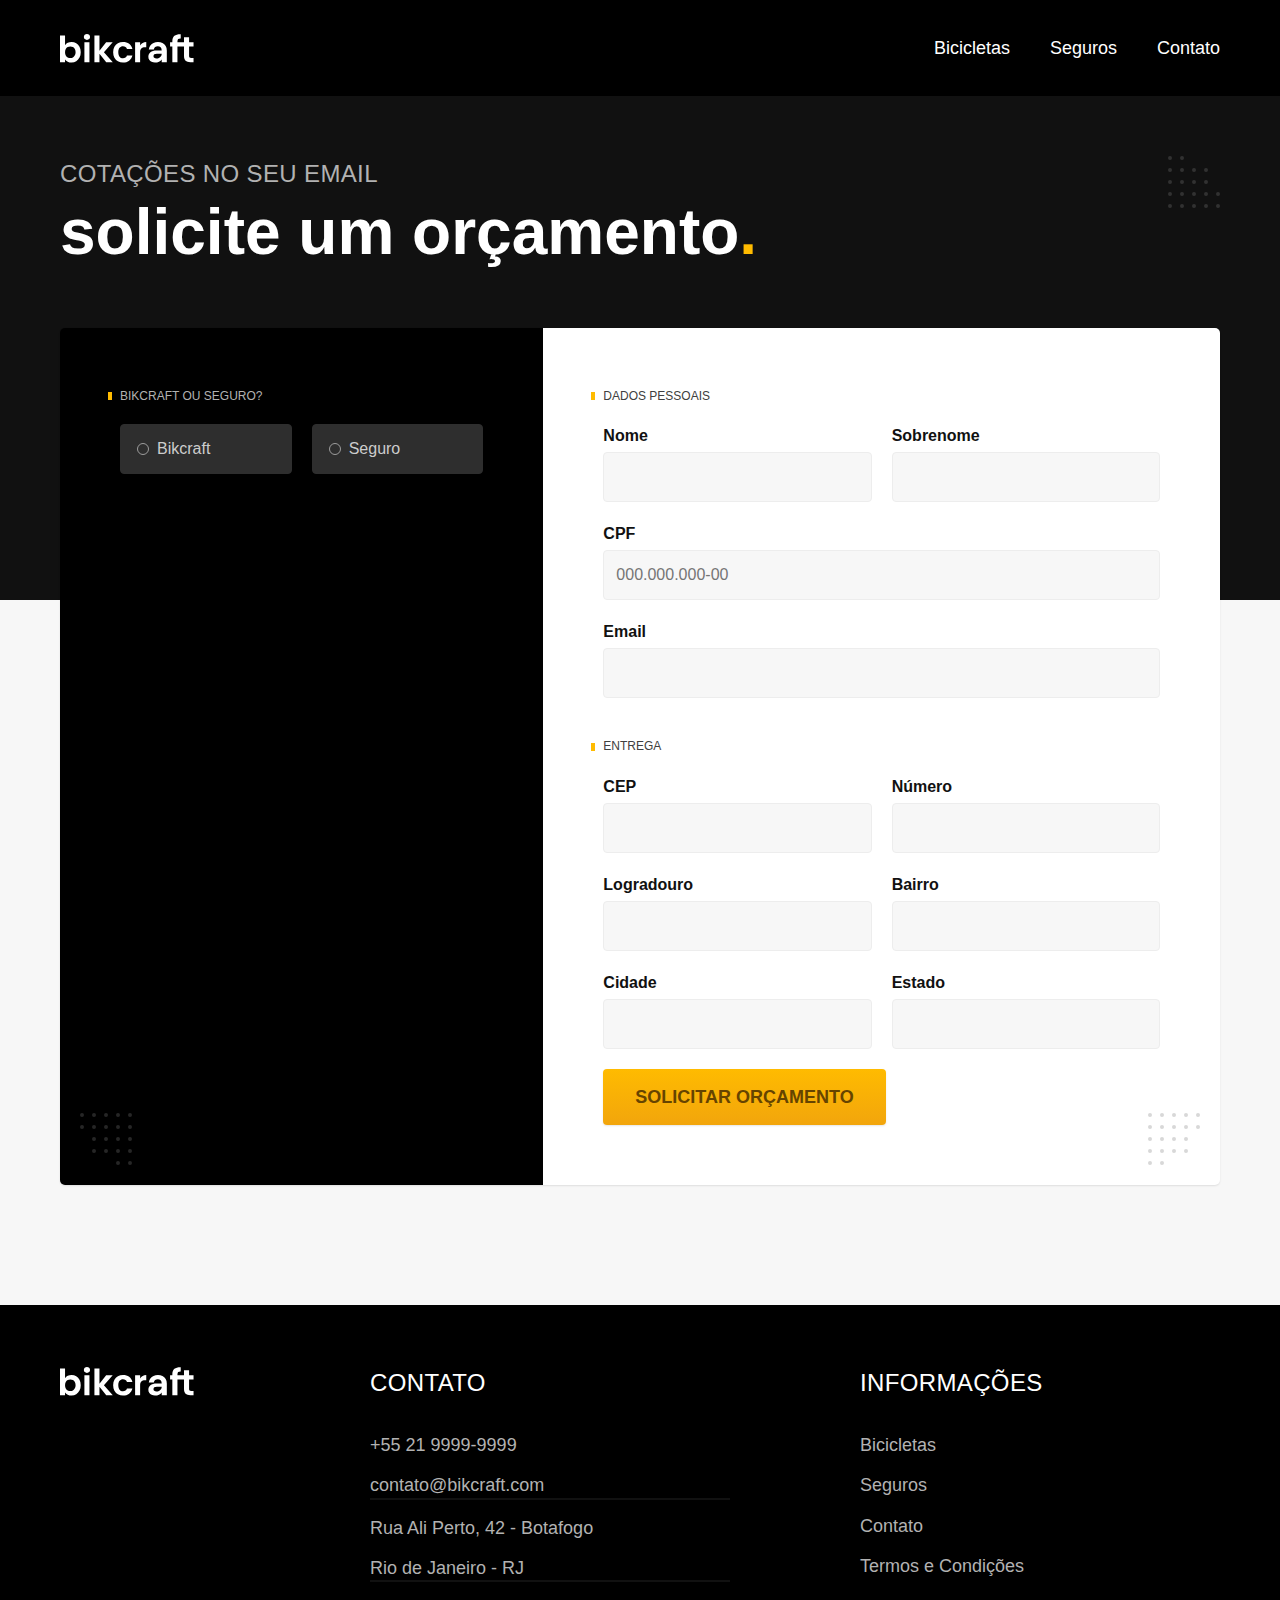
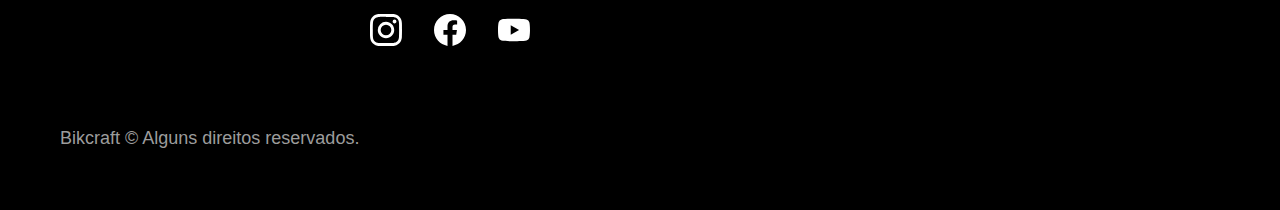
<file: orcamento.html>
<!DOCTYPE html>
<html lang="pt-br">

<head>
  <meta charset="UTF-8">
  <meta name="viewport" content="width=device-width, initial-scale=1.0">

  <title>Orçamento | Bikcraft</title>
  <meta name="description" content="Orçamento.">

  <link rel="icon" href="./favicon.svg" type="image/svg+xml">
  <link rel="preload" href="./css/style.min.css" as="style">
  <link rel="stylesheet" href="./css/style.min.css">
  <script>document.documentElement.classList.add('js');</script>
</head>

<body id="orcamento">
  <header class="header-bg">
    <div class="header container">
      <a href="./">
        <img src="./img/bikcraft.svg" width="136" height="32" alt="Bikcraft">
      </a>

      <nav aria-label="primaria">
        <ul class="header-menu font-1-m cor-0">
          <li><a href="./bicicletas.html">Bicicletas</a></li>
          <li><a href="./seguros.html">Seguros</a></li>
          <li><a href="./contato.html">Contato</a></li>
        </ul>
      </nav>
    </div>
  </header>

  <main>
    <div class="titulo-bg">
      <div class="titulo container">
        <p class="font-2-l-b cor-5">Cotações no seu email</p>
        <h1 class="font-1-xxl cor-0">solicite um orçamento<span class="cor-p1">.</span></h1>
      </div>
    </div>

    <form class="orcamento container" action="./orcamento.html">
      <div class="orcamento-produto">
        <h2 class="font-1-xs cor-5">Bikcraft ou Seguro?</h2>

        <input type="radio" name="tipo" value="bikcraft" id="bikcraft">
        <label for="bikcraft">Bikcraft</label>

        <input type="radio" name="tipo" value="seguro" id="seguro">
        <label for="seguro">Seguro</label>

        <div class="orcamento-conteudo" id="orcamento-bikcraft">
          <h2 class="font-1-xs cor-5">Escolha a sua</h2>

          <input type="radio" name="produto" value="nimbus" id="nimbus">
          <label for="nimbus">Nimbus Stark <span>R$ 4999</span></label>
          <div class="orcamento-detalhes">
            <ul class="font-1-xs cor-8">
              <li><img src="./img/icones/eletrica.svg" width="32" height="32" alt=""> Motor Elétrico</li>
              <li><img src="./img/icones/carbono.svg" width="32" height="32" alt=""> Fibra de Carbono</li>
              <li><img src="./img/icones/velocidade.svg" width="32" height="32" alt=""> 50 km/h</li>
              <li><img src="./img/icones/rastreador.svg" width="32" height="32" alt=""> Rastreador</li>
            </ul>
            <img src="./img/bicicletas/nimbus.jpg" width="1120" height="680" alt="Bicicleta preta">
          </div>

          <input type="radio" name="produto" value="magic" id="magic">
          <label for="magic">Magic Might <span>R$ 2499</span></label>
          <div class="orcamento-detalhes">
            <ul class="font-1-xs cor-8">
              <li><img src="./img/icones/eletrica.svg" width="32" height="32" alt=""> Motor Elétrico</li>
              <li><img src="./img/icones/carbono.svg" width="32" height="32" alt=""> Fibra de Carbono</li>
              <li><img src="./img/icones/velocidade.svg" width="32" height="32" alt=""> 45 km/h</li>
              <li><img src="./img/icones/rastreador.svg" width="32" height="32" alt=""> Rastreador</li>
            </ul>
            <img src="./img/bicicletas/magic.jpg" width="1120" height="680" alt="Bicicleta preta">
          </div>

          <input type="radio" name="produto" value="nebula" id="nebula">
          <label for="nebula">Nebula Cosmic <span>R$ 3999</span></label>
          <div class="orcamento-detalhes">
            <ul class="font-1-xs cor-8">
              <li><img src="./img/icones/eletrica.svg" width="32" height="32" alt=""> Motor Elétrico</li>
              <li><img src="./img/icones/carbono.svg" width="32" height="32" alt=""> Fibra de Carbono</li>
              <li><img src="./img/icones/velocidade.svg" width="32" height="32" alt=""> 40 km/h</li>
              <li><img src="./img/icones/rastreador.svg" width="32" height="32" alt=""> Rastreador</li>
            </ul>
            <img src="./img/bicicletas/nebula.jpg" width="1120" height="680" alt="Bicicleta branca">
          </div>

        </div>

        <div class="orcamento-conteudo" id="orcamento-seguro">
          <h2 class="font-1-xs cor-5">Escolha o plano</h2>

          <input type="radio" name="produto" value="prata" id="prata">
          <label for="prata">Prata <span>R$ 199</span></label>

          <input type="radio" name="produto" value="ouro" id="ouro">
          <label for="ouro">Ouro <span>R$ 299</span></label>
        </div>
      </div>
      <div class="orcamento-dados form">
        <h2 class="font-1-xs cor-9 col-2">dados pessoais</h2>
        <div>
          <label for="nome">Nome</label>
          <input type="text" id="nome" name="nome">
        </div>
        <div>
          <label for="sobrenome">Sobrenome</label>
          <input type="text" id="sobrenome" name="sobrenome">
        </div>
        <div class="col-2">
          <label for="cpf">CPF</label>
          <input type="text" id="cpf" name="cpf" placeholder="000.000.000-00">
        </div>
        <div class="col-2">
          <label for="email">Email</label>
          <input type="email" id="email" name="email">
        </div>
        <h2 class="font-1-xs cor-9 col-2">entrega</h2>
        <div>
          <label for="cep">CEP</label>
          <input type="text" id="cep" name="cep">
        </div>
        <div>
          <label for="numero">Número</label>
          <input type="text" id="numero" name="numero">
        </div>
        <div>
          <label for="logradouro">Logradouro</label>
          <input type="text" id="logradouro" name="logradouro">
        </div>
        <div>
          <label for="bairro">Bairro</label>
          <input type="text" id="bairro" name="bairro">
        </div>
        <div>
          <label for="cidade">Cidade</label>
          <input type="text" id="cidade" name="cidade">
        </div>
        <div>
          <label for="estado">Estado</label>
          <input type="text" id="estado" name="estado">
        </div>
        <button class="botao col-2">Solicitar Orçamento</button>
      </div>
    </form>
  </main>

  <footer class="footer-bg">
    <div class="footer container">
      <img src="./img/bikcraft.svg" width="136" height="32" alt="Bikcraft">
      <div class="footer-contato">
        <h3 class="font-2-l-b cor-0">Contato</h3>
        <ul class="font-2-m cor-5">
          <li><a href="tel:+552199999999">+55 21 9999-9999</a></li>
          <li><a href="mailto:contato@bikcraft.com">contato@bikcraft.com</a></li>
          <li>Rua Ali Perto, 42 - Botafogo</li>
          <li>Rio de Janeiro - RJ</li>
        </ul>
        <div class="footer-redes">
          <a href="./">
            <img src="./img/redes/instagram.svg" width="32" height="32" alt="Instagram">
          </a>
          <a href="./">
            <img src="./img/redes/facebook.svg" width="32" height="32" alt="Facebook">
          </a>
          <a href="./">
            <img src="./img/redes/youtube.svg" width="32" height="32" alt="Youtube">
          </a>
        </div>
      </div>
      <div class="footer-informacoes">
        <h3 class="font-2-l-b cor-0">Informações</h3>
        <nav>
          <ul class="font-1-m cor-5">
            <li><a href="./bicicletas.html">Bicicletas</a></li>
            <li><a href="./seguros.html">Seguros</a></li>
            <li><a href="./contato.html">Contato</a></li>
            <li><a href="./termos.html">Termos e Condições</a></li>
          </ul>
        </nav>
      </div>
      <p class="footer-copy font-2-m cor-6">Bikcraft © Alguns direitos reservados.</p>
    </div>
  </footer>
  <script src="./js/script.js"></script>
</body>

</html>
</file>
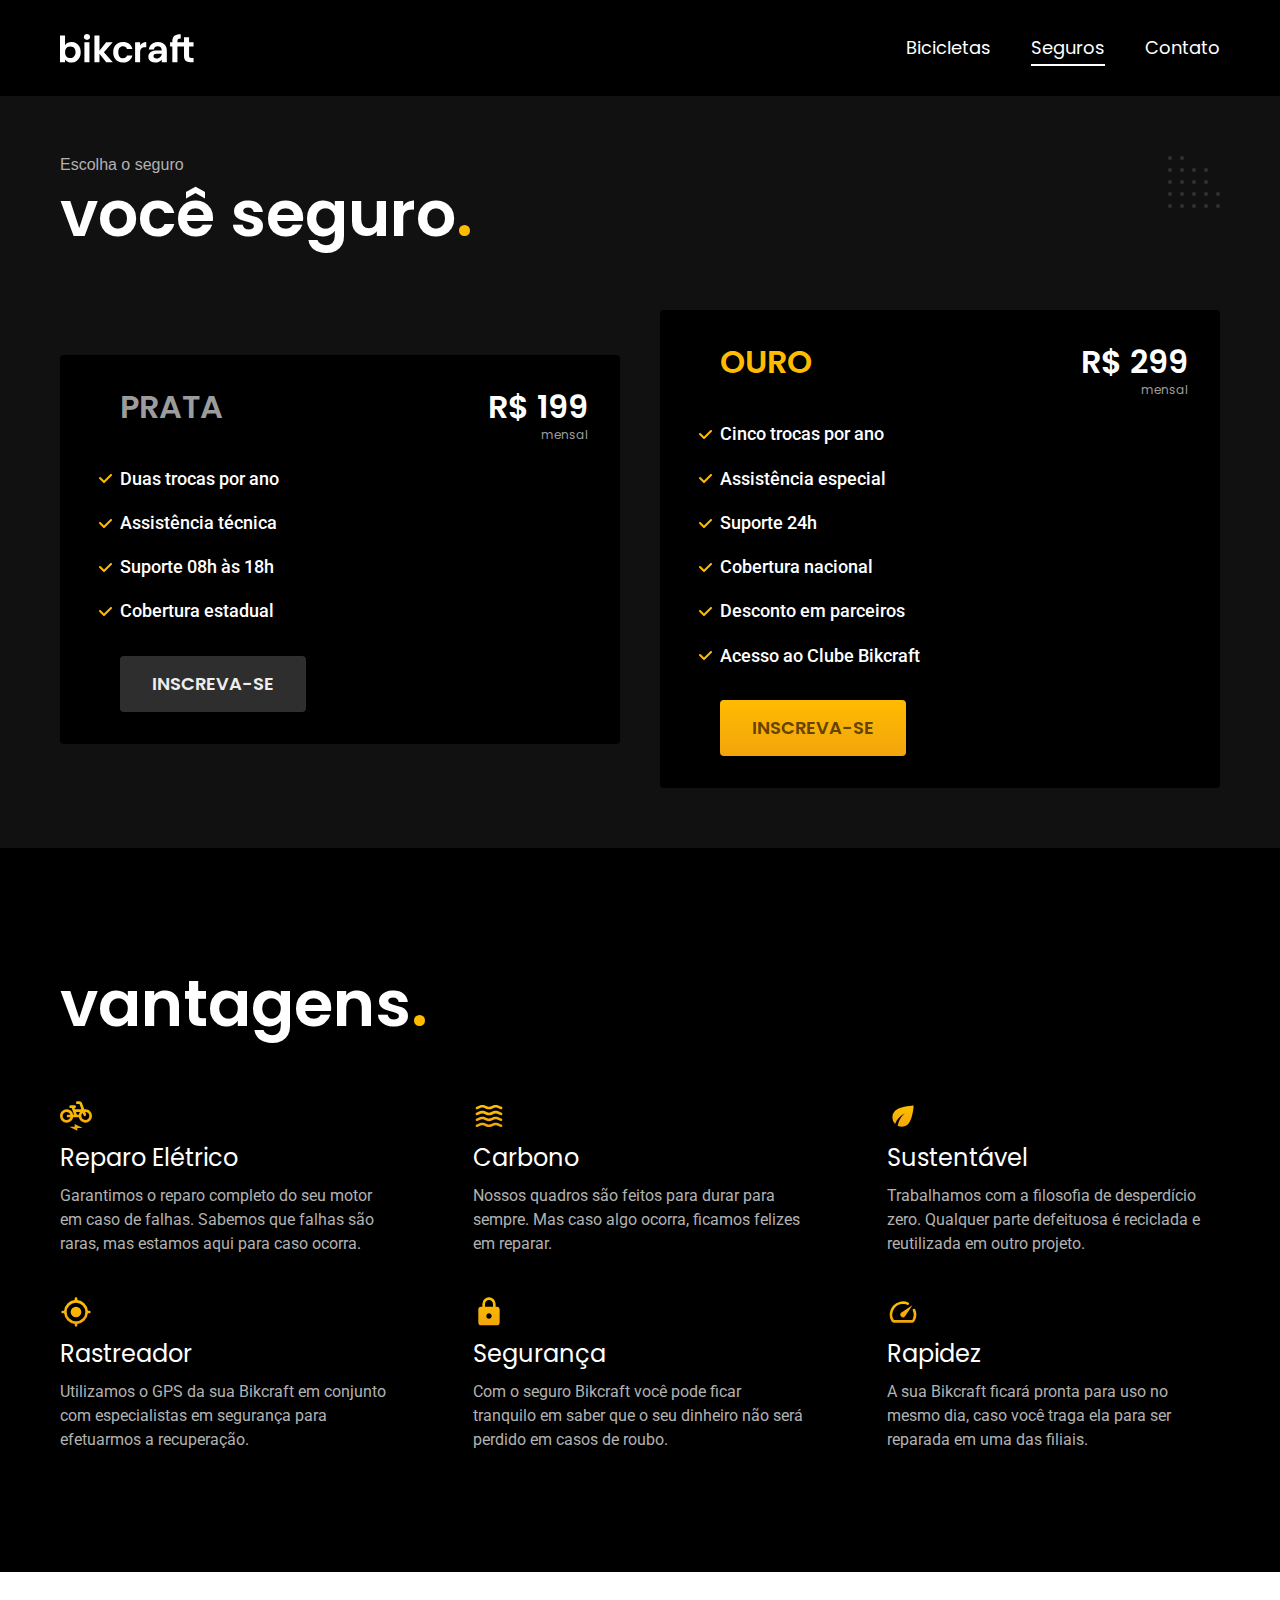
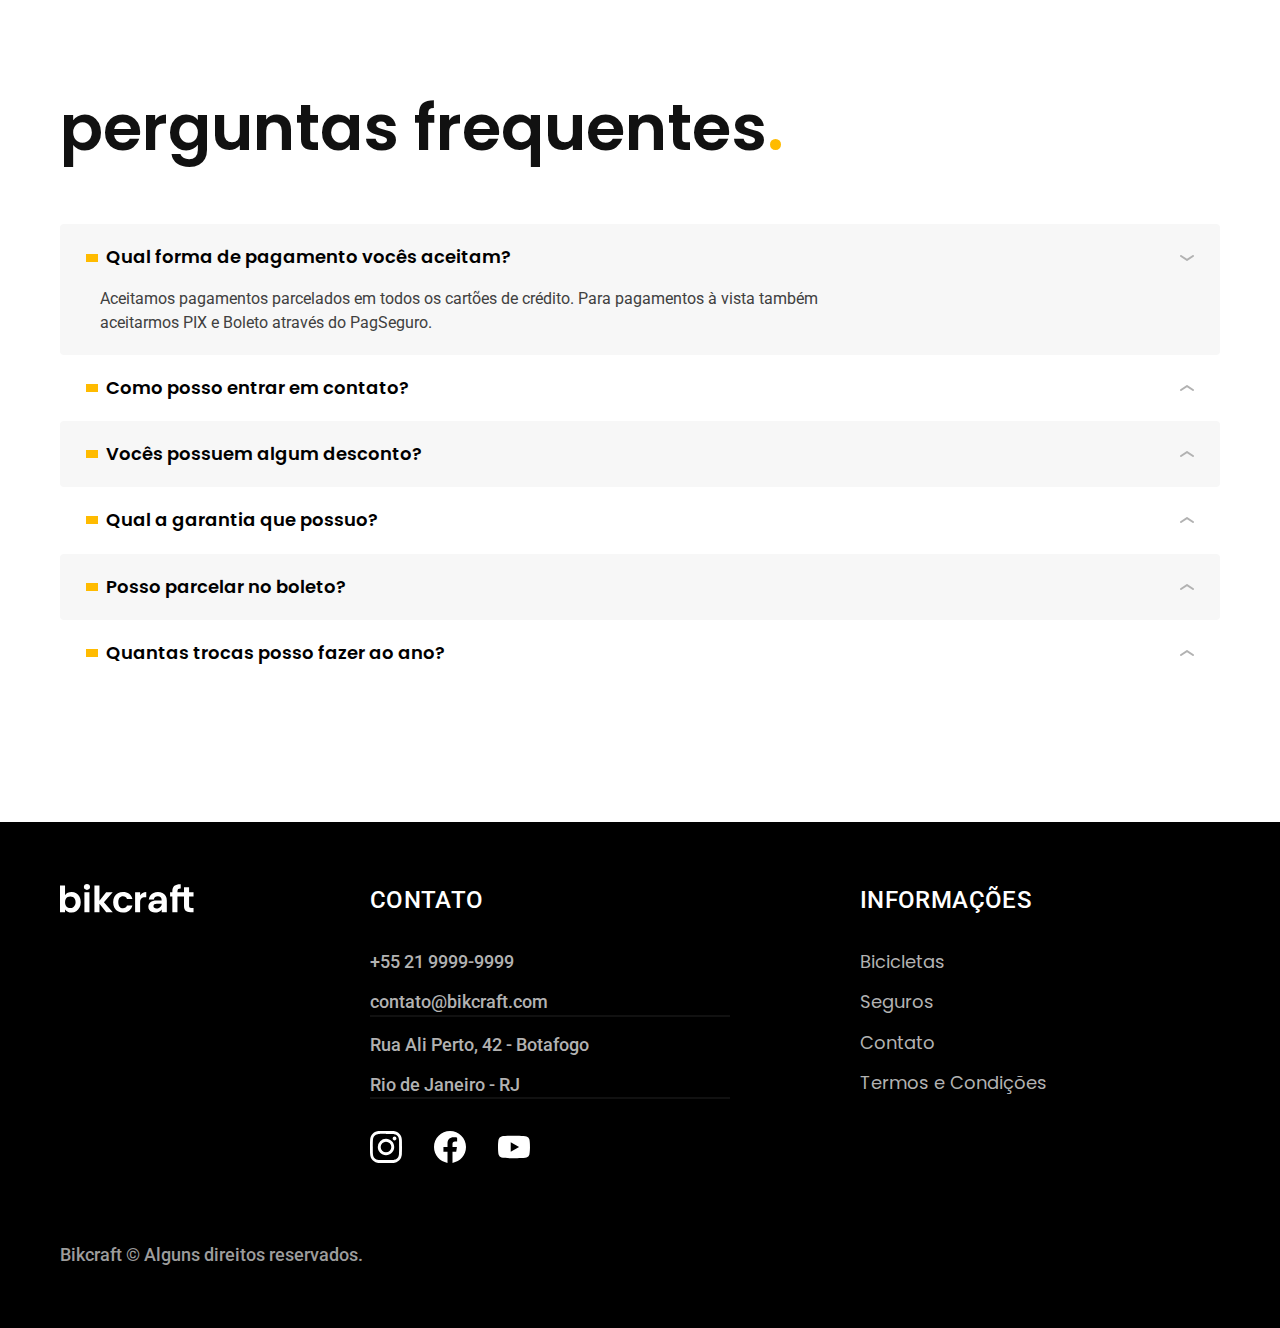
<file: seguros.html>
<!DOCTYPE html>
<html lang="pt-br">

<head>
  <meta charset="UTF-8">
  <meta name="viewport" content="width=device-width, initial-scale=1.0">

  <title>Seguros | Bikcraft</title>
  <meta name="description" content="Seguros.">

  <link rel="icon" href="./favicon.svg" type="image/svg+xml">
  <link rel="preload" href="./css/style.min.css" as="style">
  <link rel="stylesheet" href="./css/style.min.css">
  <link rel="preconnect" href="https://fonts.googleapis.com">
  <link rel="preconnect" href="https://fonts.gstatic.com" crossorigin>
  <link href="https://fonts.googleapis.com/css2?family=Merriweather:ital,wght@1,900&family=Poppins:wght@400;600&family=Roboto:wght@400;500&display=swap" rel="stylesheet">
  <script>document.documentElement.classList.add('js');</script>
</head>

<body id="seguros">
  <header class="header-bg">
    <div class="header container">
      <a href="./">
        <img src="./img/bikcraft.svg" width="136" height="32" alt="Bikcraft">
      </a>
      <nav aria-label="primaria">
        <ul class="header-menu font-1-m cor-0">
          <li><a href="./bicicletas.html">Bicicletas</a></li>
          <li><a href="./seguros.html">Seguros</a></li>
          <li><a href="./contato.html">Contato</a></li>
        </ul>
      </nav>
    </div>
  </header>

  <main class="seguros-bg">
    <div class="titulo-bg">
      <div class="titulo container">
        <p class="font-l-b cor-5 ">Escolha o seguro</p>
        <h1 class="font-1-xxl cor-0">você seguro<span class="cor-p1">.</span></h1>
      </div>
    </div>

    <div class="seguros container">
      <div class="seguros-item fadeInLeft" data-anime="200">
        <h3 class="prata font-1-xl cor-6">PRATA</h3>
        <span class="font-1-xl cor-0">R$ 199 <span class="font-1-xs cor-6">mensal</span></span>
        <ul class="font-2-m cor-0">
          <li>Duas trocas por ano</li>
          <li>Assistência técnica</li>
          <li>Suporte 08h às 18h</li>
          <li>Cobertura estadual</li>
        </ul>
        <a class="botao secundario" href="./orcamento.html?tipo=seguro&produto=prata">Inscreva-se</a>
      </div>

      <div class="seguros-item fadeInRight" data-anime="400">
        <h3 class="prata font-1-xl cor-p1">OURO</h3>
        <span class="font-1-xl cor-0">R$ 299 <span class="font-1-xs cor-6">mensal</span></span>
        <ul class="font-2-m cor-0">
          <li>Cinco trocas por ano</li>
          <li>Assistência especial</li>
          <li>Suporte 24h</li>
          <li>Cobertura nacional</li>
          <li>Desconto em parceiros</li>
          <li>Acesso ao Clube Bikcraft</li>
        </ul>
        <a class="botao" href="./orcamento.html?tipo=seguro&produto=ouro">Inscreva-se</a>
      </div>
    </div>
  </main>

  <article class="vantagens-bg">
    <div class="vantagens container">
      <h2 class="font-1-xxl cor-0">vantagens<span class="cor-p1">.</span></h2>
      <ul>
        <li><img src="./img/icones/eletrica.svg" width="32" height="32" alt="">
          <h3 class="font-1-l cor-0">Reparo Elétrico</h3>
          <p class="font-2-s cor-5">Garantimos o reparo completo do seu motor em caso de falhas. Sabemos que falhas são raras, mas estamos aqui para caso ocorra.</p>
        </li>
        <li><img src="./img/icones/carbono.svg" width="32" height="32" alt="">
          <h3 class="font-1-l cor-0">Carbono</h3>
          <p class="font-2-s cor-5">Nossos quadros são feitos para durar para sempre. Mas caso algo ocorra, ficamos felizes em reparar.</p>
        </li>
        <li><img src="./img/icones/sustentavel.svg" width="32" height="32" alt="">
          <h3 class="font-1-l cor-0">Sustentável</h3>
          <p class="font-2-s cor-5">Trabalhamos com a filosofia de desperdício zero. Qualquer parte defeituosa é reciclada e reutilizada em outro projeto.</p>
        </li>
        <li><img src="./img/icones/rastreador.svg" width="32" height="32" alt="">
          <h3 class="font-1-l cor-0">Rastreador</h3>
          <p class="font-2-s cor-5">Utilizamos o GPS da sua Bikcraft em conjunto com especialistas em segurança para efetuarmos a recuperação.</p>
        </li>
        <li><img src="./img/icones/seguro.svg" width="32" height="32" alt="">
          <h3 class="font-1-l cor-0">Segurança</h3>
          <p class="font-2-s cor-5">Com o seguro Bikcraft você pode ficar tranquilo em saber que o seu dinheiro não será perdido em casos de roubo.</p>
        </li>
        <li><img src="./img/icones/velocidade.svg" width="32" height="32" alt="">
          <h3 class="font-1-l cor-0">Rapidez</h3>
          <p class="font-2-s cor-5">A sua Bikcraft ficará pronta para uso no mesmo dia, caso você traga ela para ser reparada em uma das filiais.</p>
        </li>
      </ul>
    </div>
  </article>

  <article class="perguntas container">
    <h2 class="font-1-xxl">perguntas frequentes<span class="cor-p1">.</span></h2>

    <dl>
      <div>
        <dt><button class="font-1-m-b" aria-controls="pergunta1" aria-expanded="true">Qual forma de pagamento vocês aceitam?</button></dt>
        <dd id="pergunta1" class="font-2-s cor-9 ativa">Aceitamos pagamentos parcelados em todos os cartões de crédito. Para pagamentos à vista também aceitarmos PIX e Boleto através do PagSeguro.</dd>
      </div>
      <div>
        <dt class="font-1-m-b"><button class="font-1-m-b" aria-controls="pergunta2" aria-expanded="false">Como posso entrar em contato?</button></dt>
        <dd id="pergunta2" class="font-2-s cor-9">Aceitamos pagamentos parcelados em todos os cartões de crédito. Para pagamentos à vista também aceitarmos PIX e Boleto através do PagSeguro.</dd>
      </div>
      <div>
        <dt class="font-1-m-b"><button class="font-1-m-b" aria-controls="pergunta3" aria-expanded="false">Vocês possuem algum desconto?</button></dt>
        <dd id="pergunta3" class="font-2-s cor-9">Aceitamos pagamentos parcelados em todos os cartões de crédito. Para pagamentos à vista também aceitarmos PIX e Boleto através do PagSeguro.</dd>
      </div>
      <div>
        <dt class="font-1-m-b"><button class="font-1-m-b" aria-controls="pergunta4" aria-expanded="false">Qual a garantia que possuo?</button></dt>
        <dd id="pergunta4" class="font-2-s cor-9">Aceitamos pagamentos parcelados em todos os cartões de crédito. Para pagamentos à vista também aceitarmos PIX e Boleto através do PagSeguro.</dd>
      </div>
      <div>
        <dt class="font-1-m-b"><button class="font-1-m-b" aria-controls="pergunta5" aria-expanded="false">Posso parcelar no boleto?</button></dt>
        <dd id="pergunta5" class="font-2-s cor-9">Aceitamos pagamentos parcelados em todos os cartões de crédito. Para pagamentos à vista também aceitarmos PIX e Boleto através do PagSeguro.</dd>
      </div>
      <div>
        <dt class="font-1-m-b"><button class="font-1-m-b" aria-controls="pergunta6" aria-expanded="false">Quantas trocas posso fazer ao ano?</button></dt>
        <dd id="pergunta6" class="font-2-s cor-9">Aceitamos pagamentos parcelados em todos os cartões de crédito. Para pagamentos à vista também aceitarmos PIX e Boleto através do PagSeguro.</dd>
      </div>
    </dl>

  </article>


  <footer class="footer-bg">
    <div class="footer container">
      <img src="./img/bikcraft.svg" width="136" height="32" alt="Bikcraft">
      <div class="footer-contato">
        <h3 class="font-2-l-b cor-0">Contato</h3>
        <ul class="font-2-m cor-5">
          <li><a href="tel:+552199999999">+55 21 9999-9999</a></li>
          <li><a href="mailto:contato@bikcraft.com">contato@bikcraft.com</a></li>
          <li>Rua Ali Perto, 42 - Botafogo</li>
          <li>Rio de Janeiro - RJ</li>
        </ul>
        <div class="footer-redes">
          <a href="./">
            <img src="./img/redes/instagram.svg" width="32" height="32" alt="Instagram">
          </a>
          <a href="./">
            <img src="./img/redes/facebook.svg" width="32" height="32" alt="Facebook">
          </a>
          <a href="./">
            <img src="./img/redes/youtube.svg" width="32" height="32" alt="Youtube">
          </a>
        </div>
      </div>
      <div class="footer-informacoes">
        <h3 class="font-2-l-b cor-0">Informações</h3>
        <nav>
          <ul class="font-1-m cor-5">
            <li><a href="./bicicletas.html">Bicicletas</a></li>
            <li><a href="./seguros.html">Seguros</a></li>
            <li><a href="./contato.html">Contato</a></li>
            <li><a href="./termos.html">Termos e Condições</a></li>
          </ul>
        </nav>
      </div>
      <p class="footer-copy font-2-m cor-6">Bikcraft © Alguns direitos reservados.</p>
    </div>
  </footer>
  <script src="./js/plugins/simple-anime.js"></script>
  <script src="./js/script.js"></script>
</body>

</html>
</file>
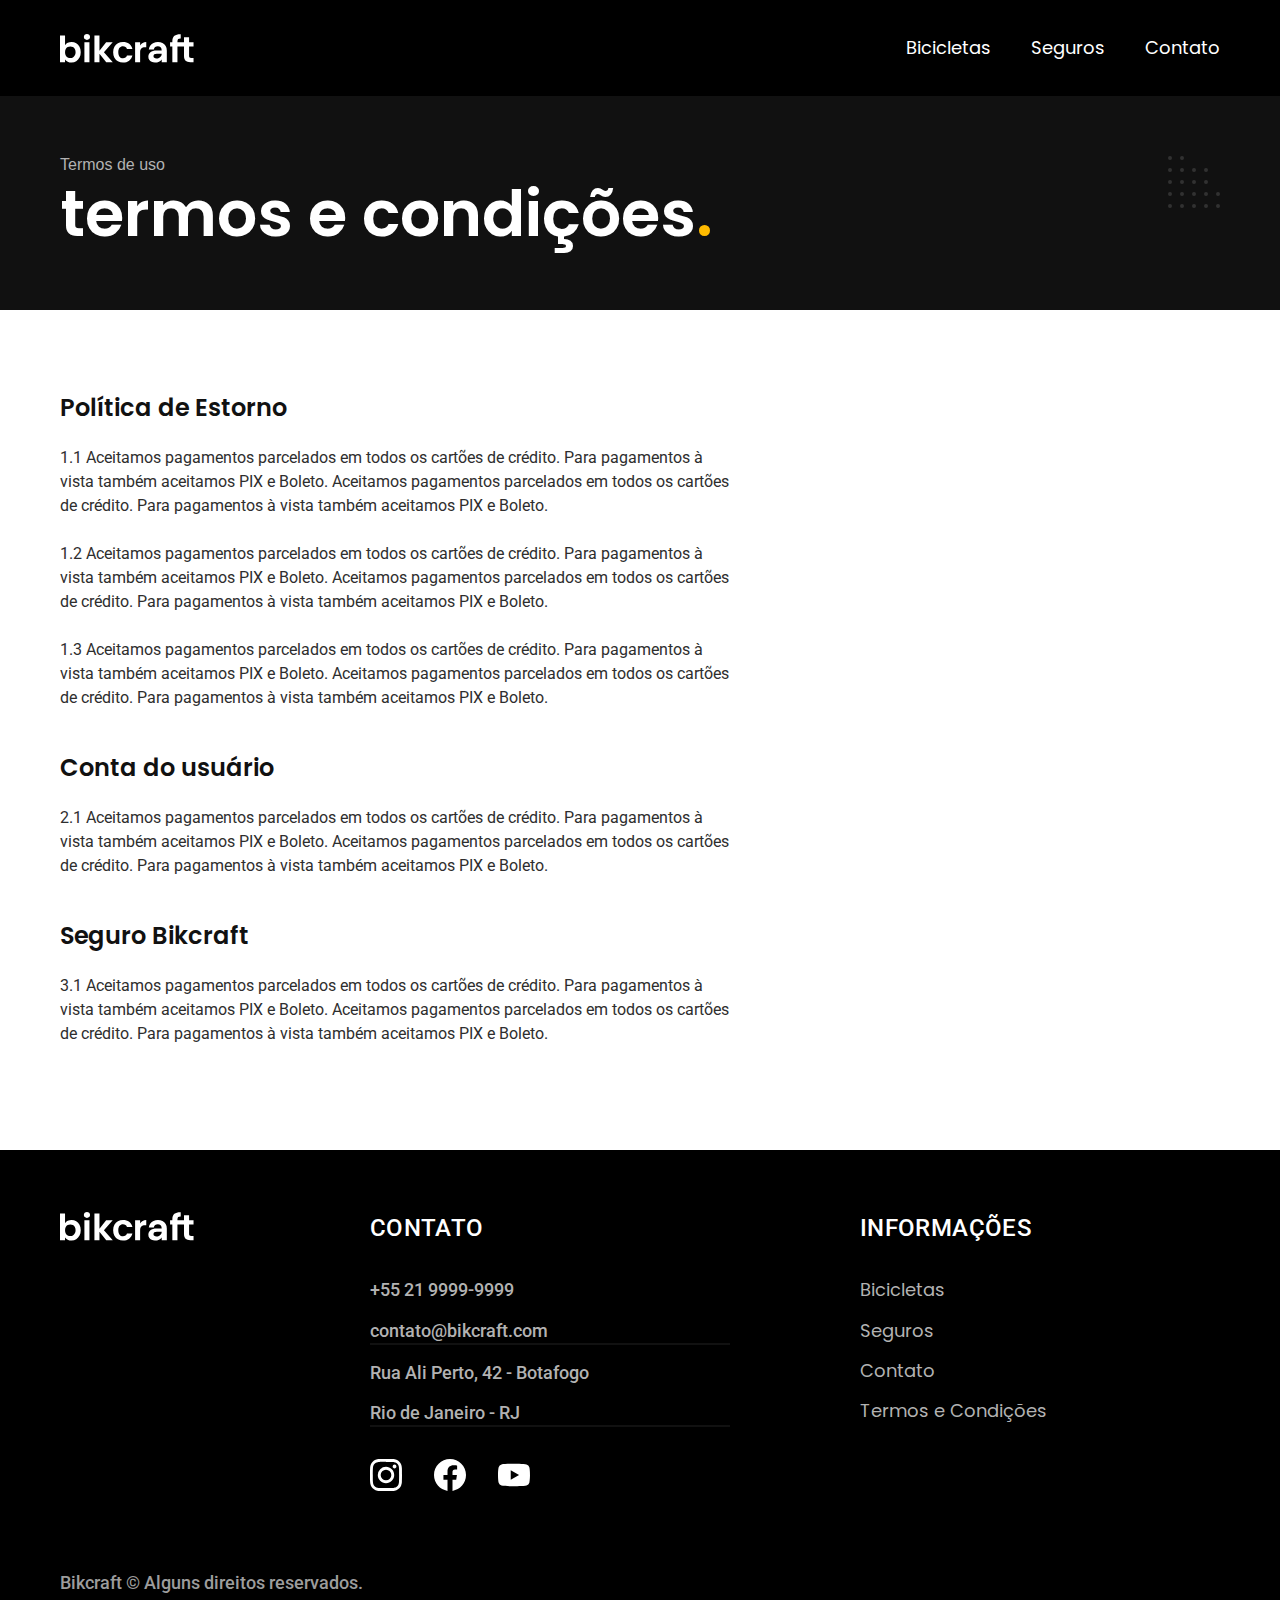
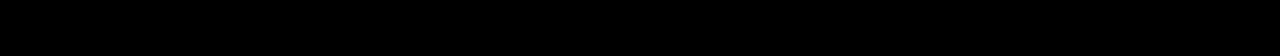
<file: termos.html>
<!DOCTYPE html>
<html lang="pt-br">

<head>
  <meta charset="UTF-8">
  <meta name="viewport" content="width=device-width, initial-scale=1.0">

  <title>Termos e Condições | Bikcraft</title>
  <meta name="description" content="Termos e condições.">

  <link rel="icon" href="./favicon.svg" type="image/svg+xml">
  <link rel="preload" href="./css/style.min.css" as="style">
  <link rel="stylesheet" href="./css/style.min.css">
  <link rel="preconnect" href="https://fonts.googleapis.com">
  <link rel="preconnect" href="https://fonts.gstatic.com" crossorigin>
  <link href="https://fonts.googleapis.com/css2?family=Merriweather:ital,wght@1,900&family=Poppins:wght@400;600&family=Roboto:wght@400;500&display=swap" rel="stylesheet">
  <script>document.documentElement.classList.add('js');</script>
</head>

<body id="termos">
  <header class="header-bg">
    <div class="header container">
      <a href="./">
        <img src="./img/bikcraft.svg" width="136" height="32" alt="Bikcraft">
      </a>
      <nav aria-label="primaria">
        <ul class="header-menu font-1-m cor-0">
          <li><a href="./bicicletas.html">Bicicletas</a></li>
          <li><a href="./seguros.html">Seguros</a></li>
          <li><a href="./contato.html">Contato</a></li>
        </ul>
      </nav>
    </div>
  </header>

  <main>
    <div class="titulo-bg">
      <div class="titulo container">
        <p class="font-l-b cor-5 ">Termos de uso</p>
        <h1 class="font-1-xxl cor-0">termos e condições<span class="cor-p1">.</span></h1>
      </div>
    </div>

    <div class="termos font-2-s cor-10 container">
      <h2 class="font-1-l cor-11">
        Política de Estorno
      </h2>
      <p>1.1 Aceitamos pagamentos parcelados em todos os cartões de crédito. Para pagamentos à vista também aceitamos PIX e Boleto. Aceitamos pagamentos parcelados em todos os cartões de crédito. Para pagamentos à vista também aceitamos PIX e Boleto.</p>
      <p>1.2 Aceitamos pagamentos parcelados em todos os cartões de crédito. Para pagamentos à vista também aceitamos PIX e Boleto. Aceitamos pagamentos parcelados em todos os cartões de crédito. Para pagamentos à vista também aceitamos PIX e Boleto.</p>
      <p>1.3 Aceitamos pagamentos parcelados em todos os cartões de crédito. Para pagamentos à vista também aceitamos PIX e Boleto. Aceitamos pagamentos parcelados em todos os cartões de crédito. Para pagamentos à vista também aceitamos PIX e Boleto.</p>

      <h2 class="font-1-l cor-11">
        Conta do usuário
      </h2>
      <p>2.1 Aceitamos pagamentos parcelados em todos os cartões de crédito. Para pagamentos à vista também aceitamos PIX e Boleto. Aceitamos pagamentos parcelados em todos os cartões de crédito. Para pagamentos à vista também aceitamos PIX e Boleto.</p>

      <h2 class="font-1-l cor-11">
        Seguro Bikcraft
      </h2>
      <p>3.1 Aceitamos pagamentos parcelados em todos os cartões de crédito. Para pagamentos à vista também aceitamos PIX e Boleto. Aceitamos pagamentos parcelados em todos os cartões de crédito. Para pagamentos à vista também aceitamos PIX e Boleto.</p>
    </div>
  </main>



  <footer class="footer-bg">
    <div class="footer container">
      <img src="./img/bikcraft.svg" width="136" height="32" alt="Bikcraft">
      <div class="footer-contato">
        <h3 class="font-2-l-b cor-0">Contato</h3>
        <ul class="font-2-m cor-5">
          <li><a href="tel:+552199999999">+55 21 9999-9999</a></li>
          <li><a href="mailto:contato@bikcraft.com">contato@bikcraft.com</a></li>
          <li>Rua Ali Perto, 42 - Botafogo</li>
          <li>Rio de Janeiro - RJ</li>
        </ul>
        <div class="footer-redes">
          <a href="./">
            <img src="./img/redes/instagram.svg" width="32" height="32" alt="Instagram">
          </a>
          <a href="./">
            <img src="./img/redes/facebook.svg" width="32" height="32" alt="Facebook">
          </a>
          <a href="./">
            <img src="./img/redes/youtube.svg" width="32" height="32" alt="Youtube">
          </a>
        </div>
      </div>
      <div class="footer-informacoes">
        <h3 class="font-2-l-b cor-0">Informações</h3>
        <nav>
          <ul class="font-1-m cor-5">
            <li><a href="./bicicletas.html">Bicicletas</a></li>
            <li><a href="./seguros.html">Seguros</a></li>
            <li><a href="./contato.html">Contato</a></li>
            <li><a href="./termos.html">Termos e Condições</a></li>
          </ul>
        </nav>
      </div>
      <p class="footer-copy font-2-m cor-6">Bikcraft © Alguns direitos reservados.</p>
    </div>
  </footer>
  <script src="./js/script.js"></script>
</body>

</html>
</file>
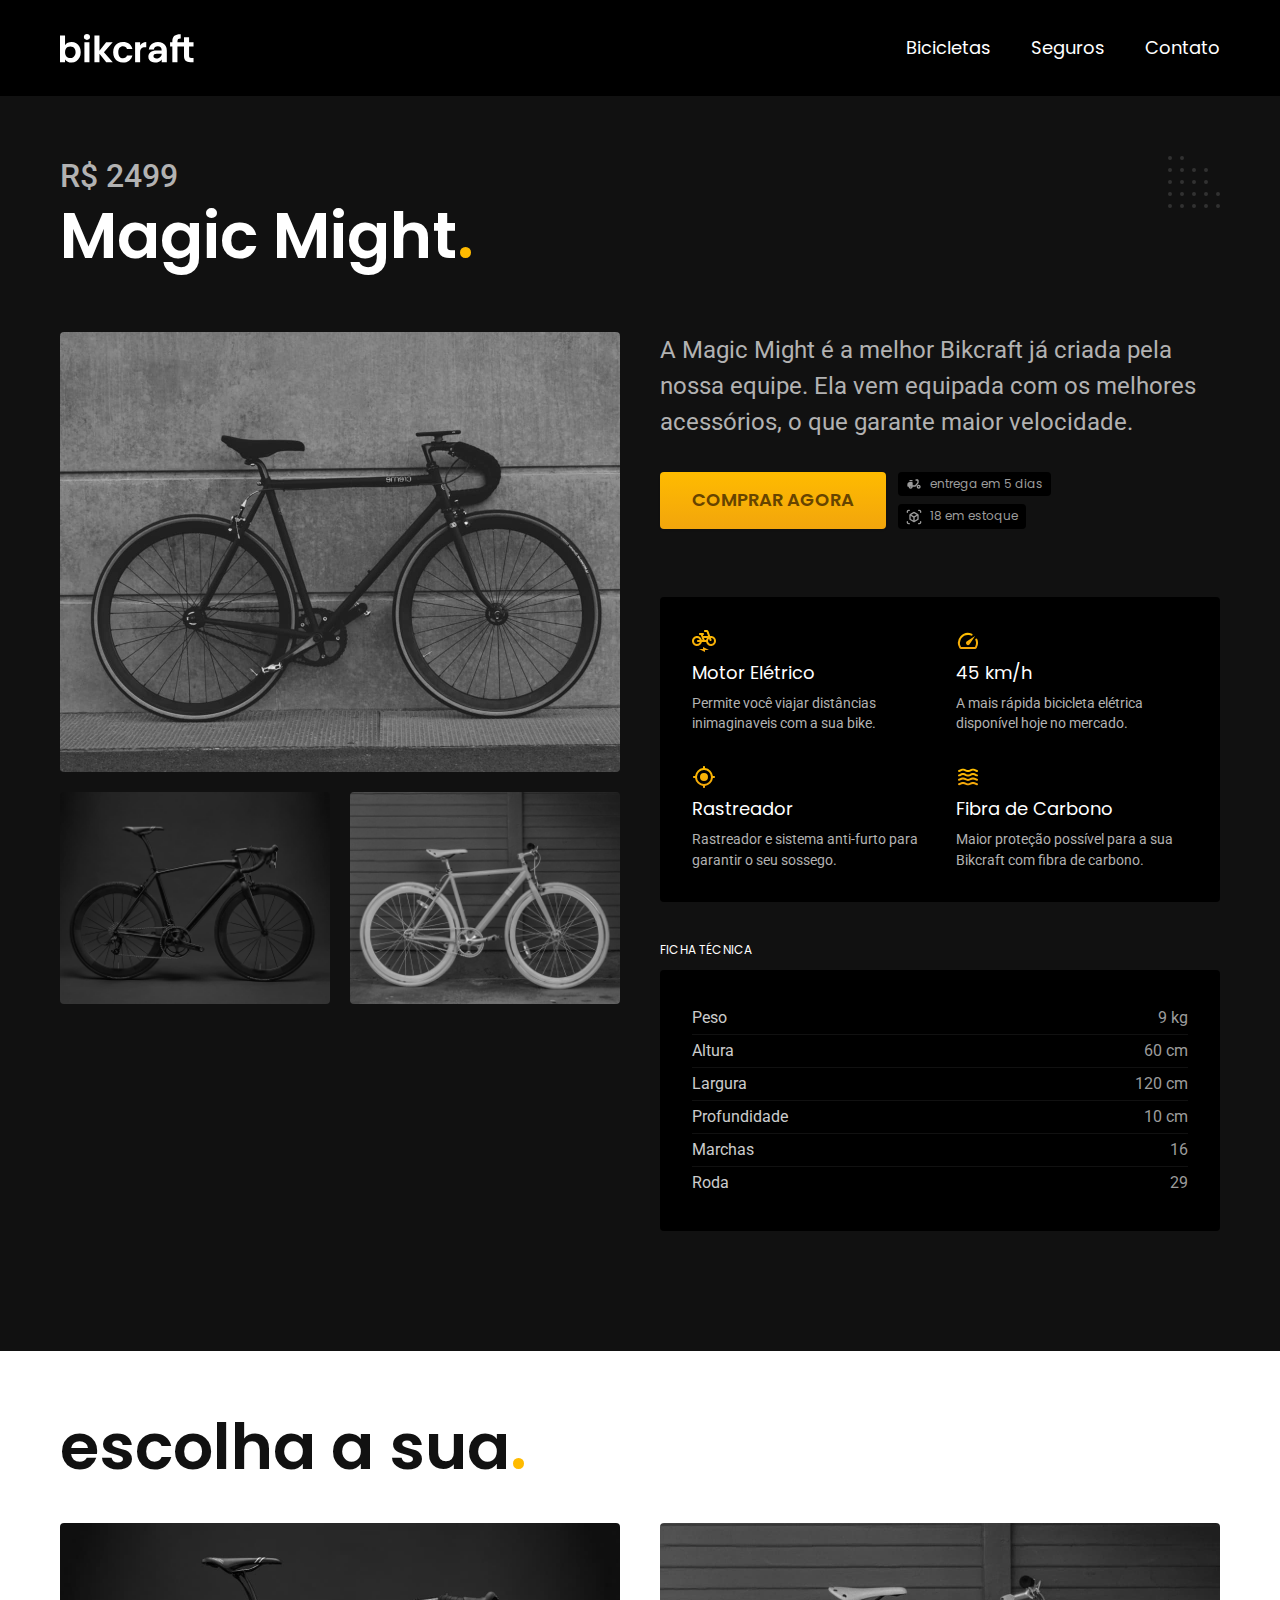
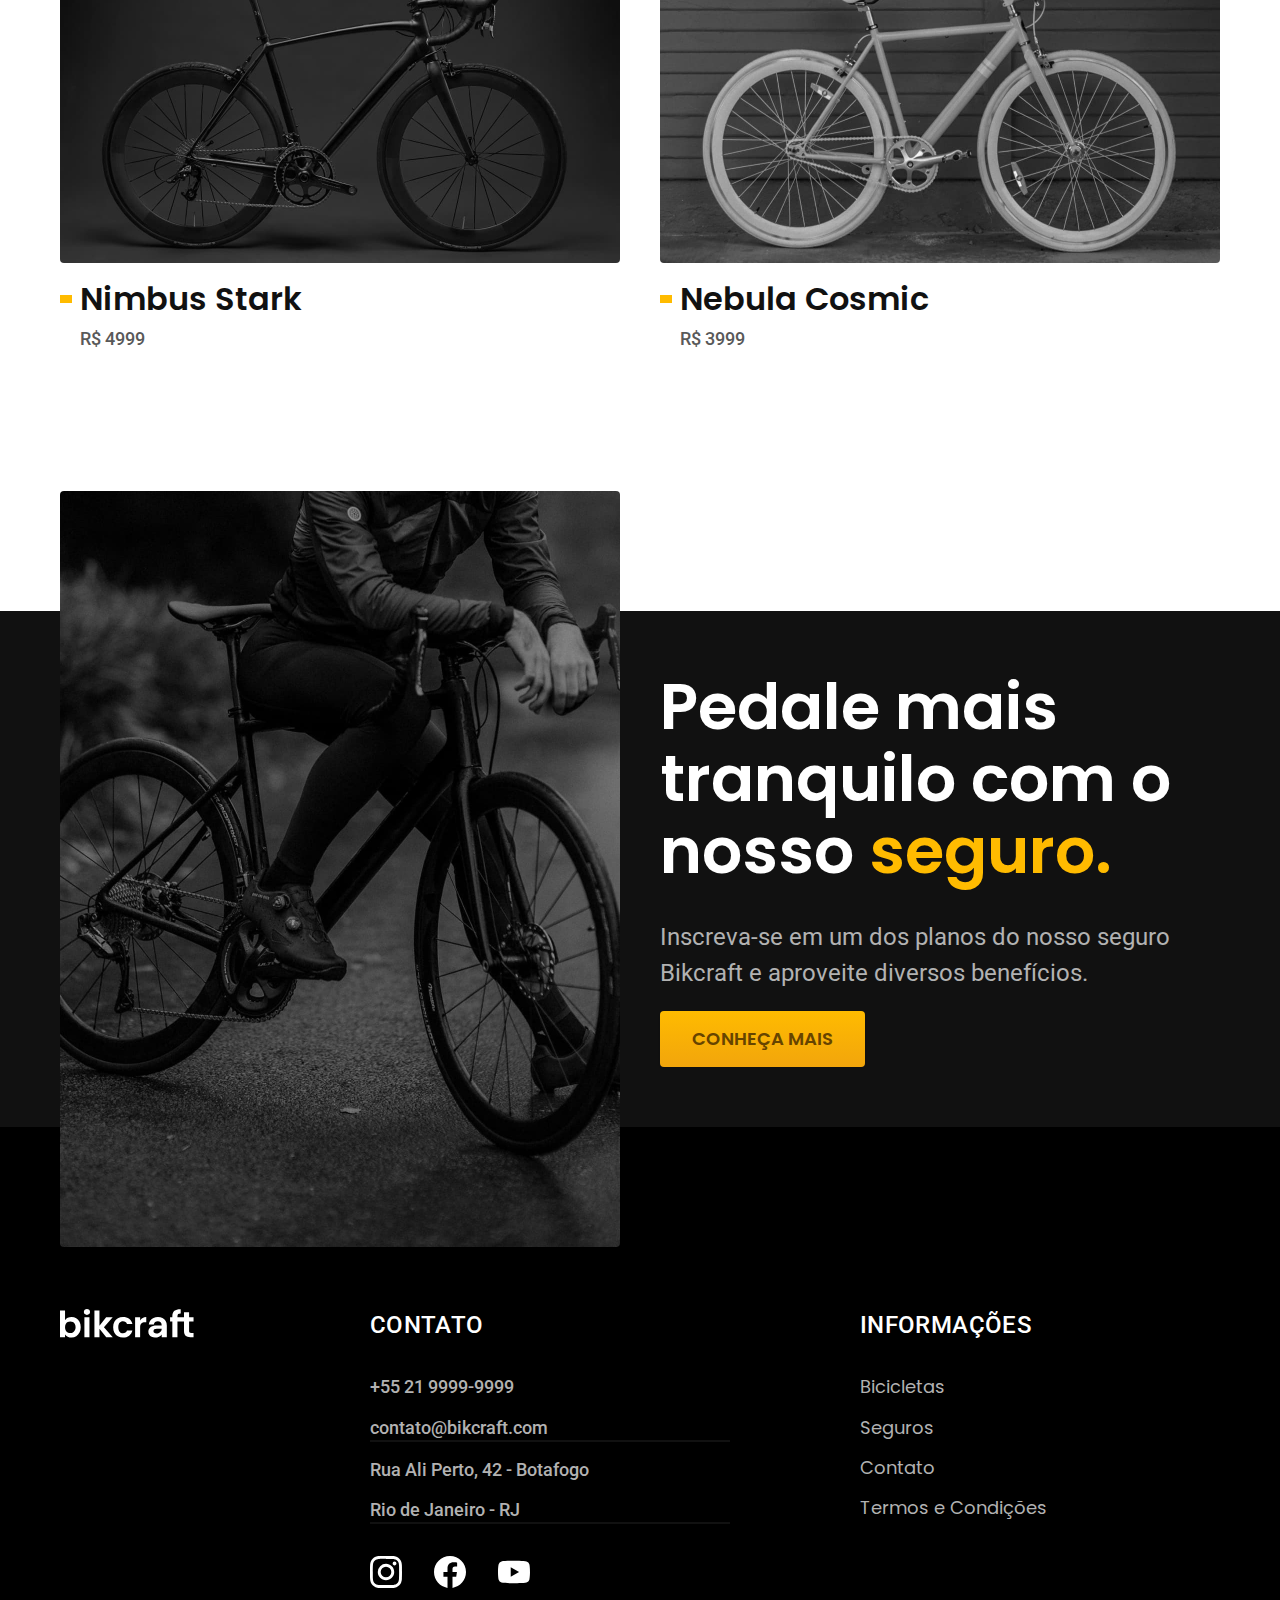
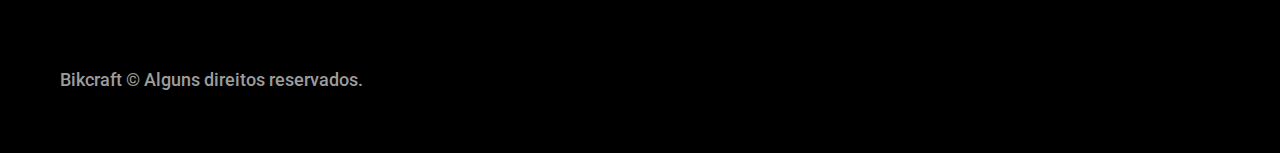
<file: bicicletas/magic.html>
<!DOCTYPE html>
<html lang="pt-br">

<head>
  <meta charset="UTF-8">
  <meta name="viewport" content="width=device-width, initial-scale=1.0">

  <title> Magic Might | Bikcraft</title>
  <meta name="description" content="Bicicleta Magic Might">
  <link rel="icon" href="../favicon.svg" type="image/svg+xml">
  <link rel="stylesheet" href="../css/style.min.css">
  <link rel="preconnect" href="https://fonts.googleapis.com">
  <link rel="preconnect" href="https://fonts.gstatic.com" crossorigin>
  <link href="https://fonts.googleapis.com/css2?family=Merriweather:ital,wght@1,900&family=Poppins:wght@400;600&family=Roboto:wght@400;500&display=swap" rel="stylesheet">
  <script>document.documentElement.classList.add('js');</script>
</head>

<body id="bicicleta">
  <header class="header-bg">
    <div class="header container">
      <a href="../">
        <img src="../img/bikcraft.svg" alt="Bikcraft">
      </a>
      <nav aria-label="primaria">
        <ul class="header-menu font-1-m cor-0">
          <li><a href="../bicicletas.html">Bicicletas</a></li>
          <li><a href="../seguros.html">Seguros</a></li>
          <li><a href="../contato.html">Contato</a></li>
        </ul>
      </nav>
    </div>
  </header>

  <main class="titulo-bg">
    <div>
      <div class="titulo container">
        <p class="font-2-xl cor-5 ">R$ 2499</p>
        <h1 class="font-1-xxl cor-0">Magic Might<span class="cor-p1">.</span></h1>
      </div>
    </div>
    <div class="bicicleta container">
      <div class="bicicleta-imgs">
        <img src="../img/bicicleta/nimbus2.jpg" alt="Bicicleta 1">
        <img src="../img/bicicleta/nimbus1.jpg" alt="Bicicleta 2">
        <img src="../img/bicicleta/nimbus3.jpg" alt="Bicicleta 3">
      </div>
      <div class="bicicleta-conteudo">
        <p class="font-2-l cor-5">A Magic Might é a melhor Bikcraft já criada pela nossa equipe. Ela vem equipada com os melhores acessórios, o que garante maior velocidade.</p>
        <div class="bicicleta-comprar">
          <a class="botao" href="../orcamento.html?tipo=bikcraft&produto=magic">Comprar agora</a>
          <span class="font-1-xs cor-6"><img src="../img/icones/entrega.svg" alt="">entrega em 5 dias</span>
          <span class="font-1-xs cor-6"><img src="../img/icones/estoque.svg" alt="">18 em estoque</span>
        </div>

        <h2 class="font-1-xs cor 0">Informações</h2>
        <ul class="bicicleta-informacoes">
          <li>
            <img src="../img/icones/eletrica.svg" alt="">
            <h3 class="font-1-m cor-0">Motor Elétrico</h3>
            <p class="font-2-xs cor-5">Permite você viajar distâncias inimaginaveis com a sua bike.</p>
          </li>
          <li>
            <img src="../img/icones/velocidade.svg" alt="">
            <h3 class="font-1-m cor-0">45 km/h</h3>
            <p class="font-2-xs cor-5">A mais rápida bicicleta elétrica disponível hoje no mercado.</p>
          </li>
          <li>
            <img src="../img/icones/rastreador.svg" alt="">
            <h3 class="font-1-m cor-0">Rastreador</h3>
            <p class="font-2-xs cor-5">Rastreador e sistema anti-furto para garantir o seu sossego.</p>
          </li>
          <li>
            <img src="../img/icones/carbono.svg" alt="">
            <h3 class="font-1-m cor-0">Fibra de Carbono</h3>
            <p class="font-2-xs cor-5">Maior proteção possível para a sua Bikcraft com fibra de carbono.</p>
          </li>
        </ul>
        <h2 class="font-1-xs cor-0">Ficha Técnica</h2>
        <ul class="bicicleta-ficha font-2-s cor-4">
          <li>Peso <span>9 kg</span></li>
          <li>Altura <span>60 cm</span></li>
          <li>Largura <span>120 cm</span></li>
          <li>Profundidade <span>10 cm</span></li>
          <li>Marchas <span>16</span></li>
          <li>Roda <span>29</span></li>
        </ul>
      </div>
    </div>
  </main>

  <article class="bicicletas-lista container">
    <h2 class=" font-1-xxl">
      escolha a sua<span class="cor-p1">.</span>
    </h2>

    <ul>
      <li>
        <a href="./nimbus.html">
          <img src="../img/bicicletas/nimbus.jpg" alt="Bicicleta preta">
          <h3 class="font-1-xl">Nimbus Stark</h3>
          <span class="font-2-m cor-8">R$ 4999</span>
        </a>
      </li>
      <li>
        <a href="./nebula.html">
          <img src="../img/bicicletas/nebula.jpg" alt="Bicicleta preta">
          <h3 class="font-1-xl">Nebula Cosmic</h3>
          <span class="font-2-m cor-8">R$ 3999</span>
        </a>
      </li>
    </ul>
  </article>

  <article class="seguro-bg">
    <div class="seguro container">
      <div class="seguro-img">
        <img src="../img/fotos/seguros.jpg" alt="Pessoa parada em cima de uma bicicleta.">
      </div>
      <div class="seguro-conteudo">
        <h2 class="font-1-xxl cor-0">Pedale mais tranquilo com o nosso <span class="cor-p1">seguro.</span></h2>
        <p class="font-2-l cor-5">Inscreva-se em um dos planos do nosso seguro Bikcraft e aproveite diversos benefícios.</p>
        <a class="botao" href="../seguros.html">Conheça Mais</a>
      </div>
    </div>
  </article>



  <footer class="footer-bg">
    <div class="footer container">
      <img src="../img/bikcraft.svg" width="136" height="32" alt="Bikcraft">
      <div class="footer-contato">
        <h3 class="font-2-l-b cor-0">Contato</h3>
        <ul class="font-2-m cor-5">
          <li><a href="tel:+552199999999">+55 21 9999-9999</a></li>
          <li><a href="mailto:contato@bikcraft.com">contato@bikcraft.com</a></li>
          <li>Rua Ali Perto, 42 - Botafogo</li>
          <li>Rio de Janeiro - RJ</li>
        </ul>
        <div class="footer-redes">
          <a href="../">
            <img src="../img/redes/instagram.svg" width="32" height="32" alt="Instagram">
          </a>
          <a href="../">
            <img src="../img/redes/facebook.svg" width="32" height="32" alt="Facebook">
          </a>
          <a href="../">
            <img src="../img/redes/youtube.svg" width="32" height="32" alt="Youtube">
          </a>
        </div>
      </div>
      <div class="footer-informacoes">
        <h3 class="font-2-l-b cor-0">Informações</h3>
        <nav>
          <ul class="font-1-m cor-5">
            <li><a href="../bicicletas.html">Bicicletas</a></li>
            <li><a href="../seguros.html">Seguros</a></li>
            <li><a href="../contato.html">Contato</a></li>
            <li><a href="../termos.html">Termos e Condições</a></li>
          </ul>
        </nav>
      </div>
      <p class="footer-copy font-2-m cor-6">Bikcraft © Alguns direitos reservados.</p>
    </div>
  </footer>
  <script src="../js/script.js"></script>
</body>

</html>
</file>
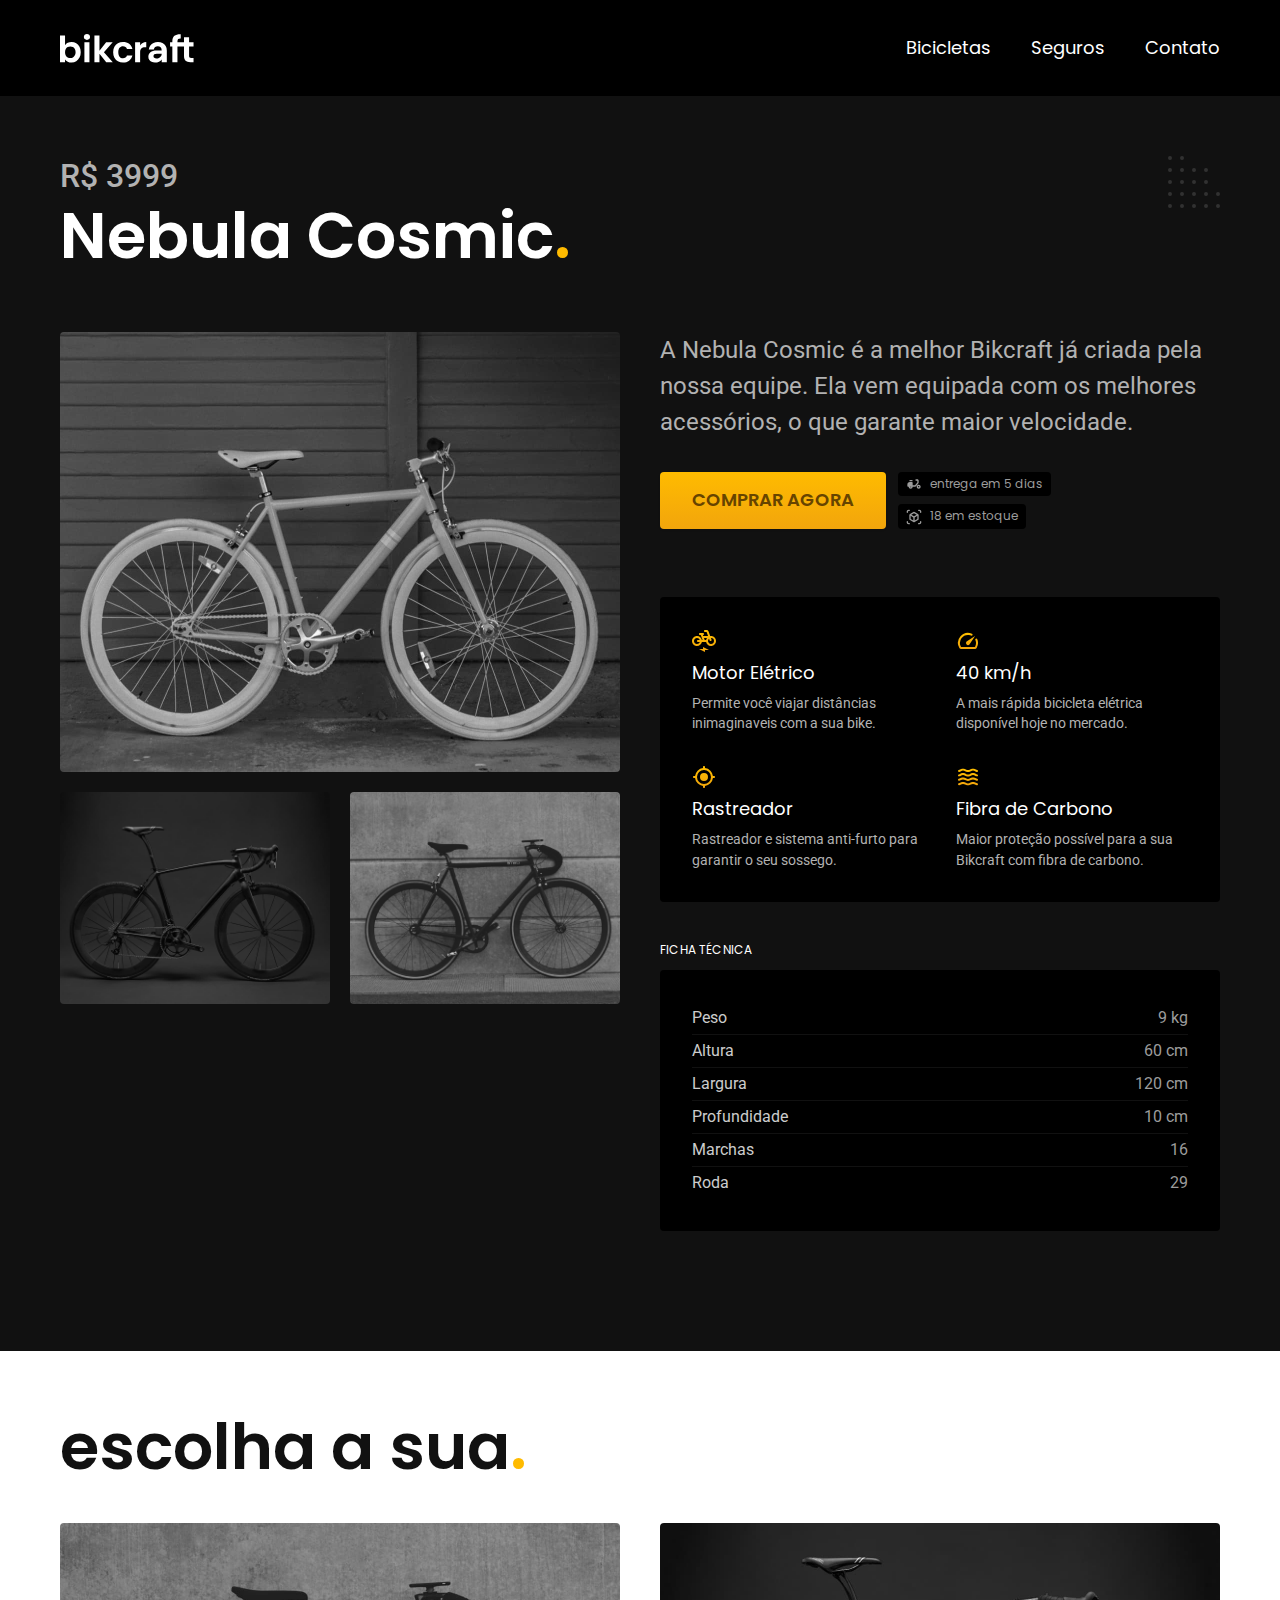
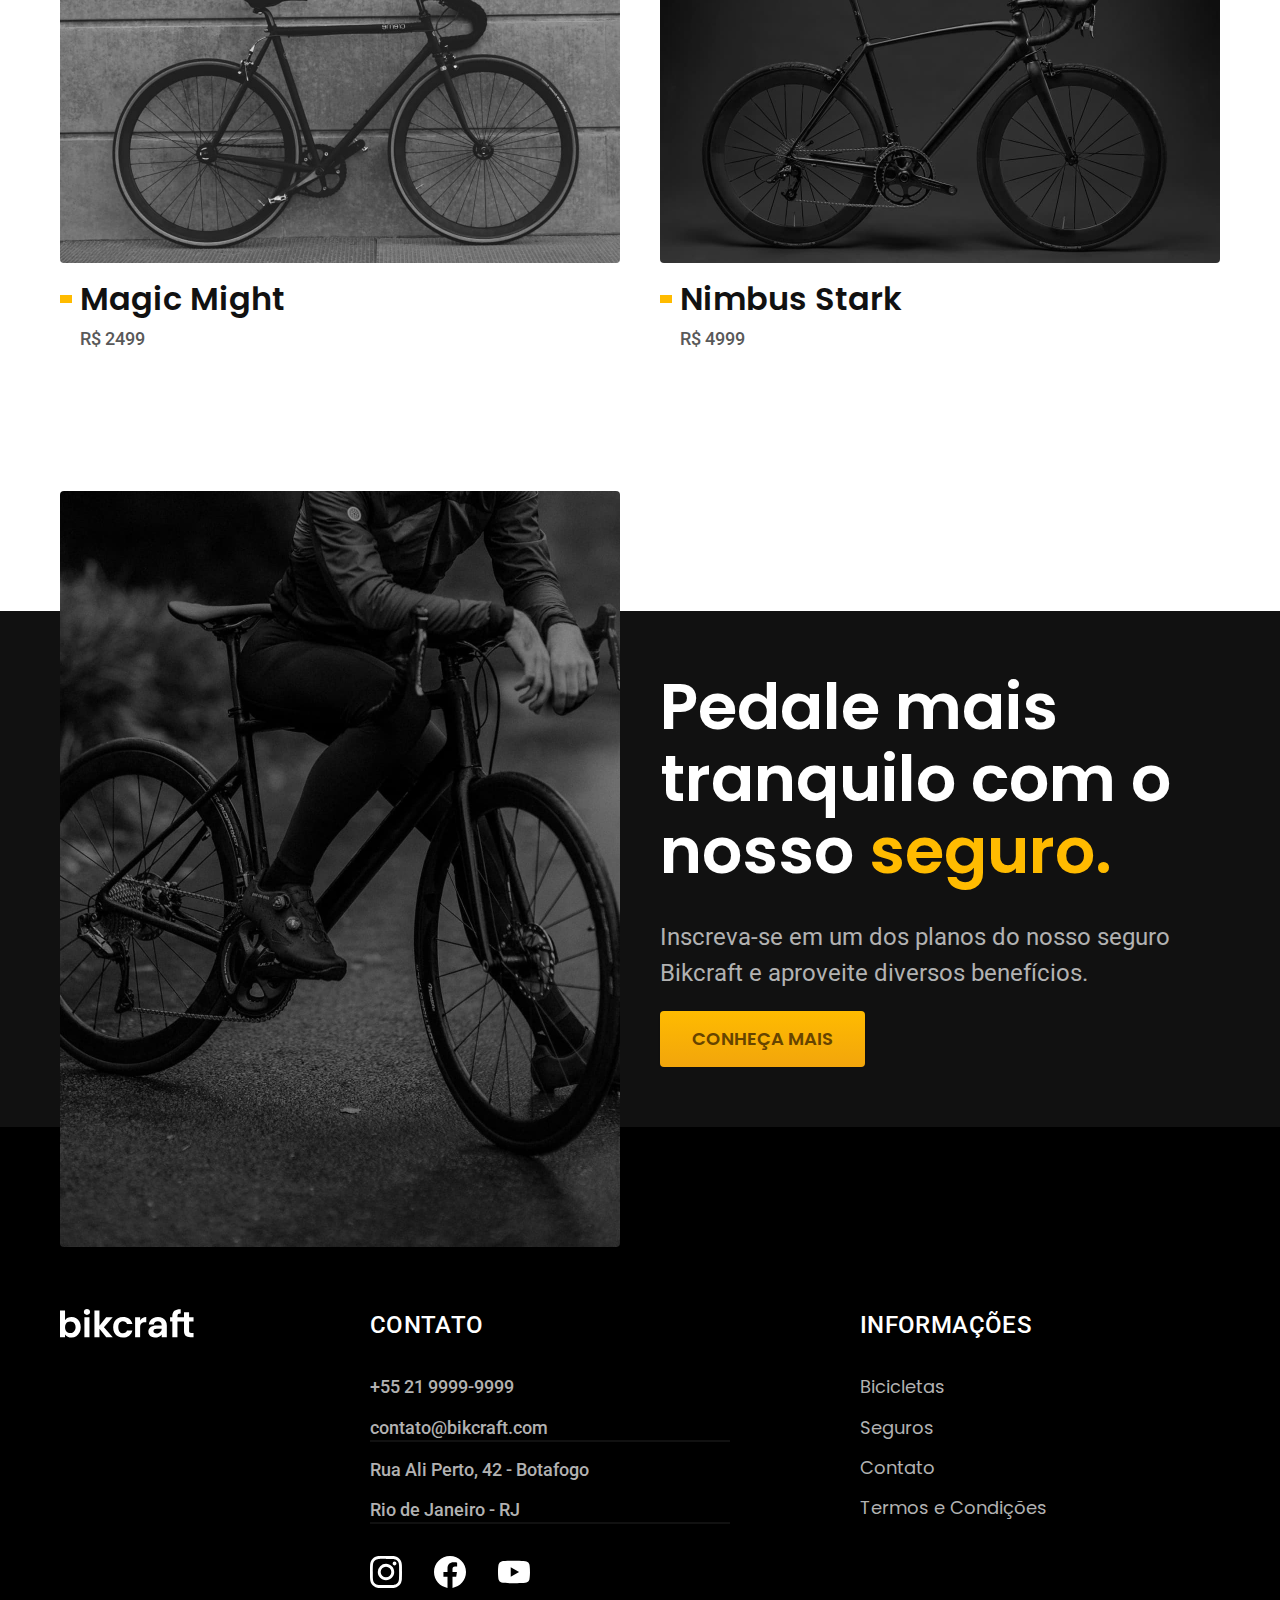
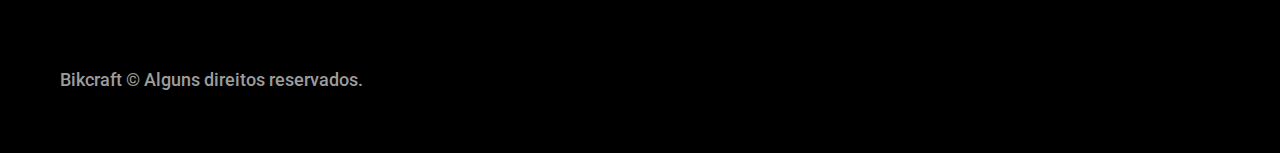
<file: bicicletas/nebula.html>
<!DOCTYPE html>
<html lang="pt-br">

<head>
  <meta charset="UTF-8">
  <meta name="viewport" content="width=device-width, initial-scale=1.0">

  <title>Nebula Cosmic | Bikcraft</title>
  <meta name="description" content="Bicicleta Nebula Cosmic">
  <link rel="icon" href="../favicon.svg" type="image/svg+xml">
  <link rel="stylesheet" href="../css/style.min.css">
  <link rel="preconnect" href="https://fonts.googleapis.com">
  <link rel="preconnect" href="https://fonts.gstatic.com" crossorigin>
  <link href="https://fonts.googleapis.com/css2?family=Merriweather:ital,wght@1,900&family=Poppins:wght@400;600&family=Roboto:wght@400;500&display=swap" rel="stylesheet">
  <script>document.documentElement.classList.add('js');</script>
</head>

<body id="bicicleta">
  <header class="header-bg">
    <div class="header container">
      <a href="../">
        <img src="../img/bikcraft.svg" alt="Bikcraft">
      </a>
      <nav aria-label="primaria">
        <ul class="header-menu font-1-m cor-0">
          <li><a href="../bicicletas.html">Bicicletas</a></li>
          <li><a href="../seguros.html">Seguros</a></li>
          <li><a href="../contato.html">Contato</a></li>
        </ul>
      </nav>
    </div>
  </header>

  <main class="titulo-bg">
    <div>
      <div class="titulo container">
        <p class="font-2-xl cor-5 ">R$ 3999</p>
        <h1 class="font-1-xxl cor-0">Nebula Cosmic<span class="cor-p1">.</span></h1>
      </div>
    </div>
    <div class="bicicleta container">
      <div class="bicicleta-imgs">
        <img src="../img/bicicleta/nimbus3.jpg" alt="Bicicleta 1">
        <img src="../img/bicicleta/nimbus1.jpg" alt="Bicicleta 2">
        <img src="../img/bicicleta/nimbus2.jpg" alt="Bicicleta 3">
      </div>
      <div class="bicicleta-conteudo">
        <p class="font-2-l cor-5">A Nebula Cosmic é a melhor Bikcraft já criada pela nossa equipe. Ela vem equipada com os melhores acessórios, o que garante maior velocidade.</p>
        <div class="bicicleta-comprar">
          <a class="botao" href="../orcamento.html?tipo=bikcraft&produto=nebula">Comprar agora</a>
          <span class="font-1-xs cor-6"><img src="../img/icones/entrega.svg" alt="">entrega em 5 dias</span>
          <span class="font-1-xs cor-6"><img src="../img/icones/estoque.svg" alt="">18 em estoque</span>
        </div>

        <h2 class="font-1-xs cor 0">Informações</h2>
        <ul class="bicicleta-informacoes">
          <li>
            <img src="../img/icones/eletrica.svg" alt="">
            <h3 class="font-1-m cor-0">Motor Elétrico</h3>
            <p class="font-2-xs cor-5">Permite você viajar distâncias inimaginaveis com a sua bike.</p>
          </li>
          <li>
            <img src="../img/icones/velocidade.svg" alt="">
            <h3 class="font-1-m cor-0">40 km/h</h3>
            <p class="font-2-xs cor-5">A mais rápida bicicleta elétrica disponível hoje no mercado.</p>
          </li>
          <li>
            <img src="../img/icones/rastreador.svg" alt="">
            <h3 class="font-1-m cor-0">Rastreador</h3>
            <p class="font-2-xs cor-5">Rastreador e sistema anti-furto para garantir o seu sossego.</p>
          </li>
          <li>
            <img src="../img/icones/carbono.svg" alt="">
            <h3 class="font-1-m cor-0">Fibra de Carbono</h3>
            <p class="font-2-xs cor-5">Maior proteção possível para a sua Bikcraft com fibra de carbono.</p>
          </li>
        </ul>
        <h2 class="font-1-xs cor-0">Ficha Técnica</h2>
        <ul class="bicicleta-ficha font-2-s cor-4">
          <li>Peso <span>9 kg</span></li>
          <li>Altura <span>60 cm</span></li>
          <li>Largura <span>120 cm</span></li>
          <li>Profundidade <span>10 cm</span></li>
          <li>Marchas <span>16</span></li>
          <li>Roda <span>29</span></li>
        </ul>
      </div>
    </div>
  </main>

  <article class="bicicletas-lista container">
    <h2 class=" font-1-xxl">
      escolha a sua<span class="cor-p1">.</span>
    </h2>

    <ul>
      <li>
        <a href="./magic.html">
          <img src="../img/bicicletas/magic.jpg" alt="Bicicleta preta">
          <h3 class="font-1-xl">Magic Might</h3>
          <span class="font-2-m cor-8">R$ 2499</span>
        </a>
      </li>
      <li>
        <a href="./nimbus.html">
          <img src="../img/bicicletas/nimbus.jpg" alt="Bicicleta preta">
          <h3 class="font-1-xl">Nimbus Stark</h3>
          <span class="font-2-m cor-8">R$ 4999</span>
        </a>
      </li>
    </ul>
  </article>

  <article class="seguro-bg">
    <div class="seguro container">
      <div class="seguro-img">
        <img src="../img/fotos/seguros.jpg" alt="Pessoa parada em cima de uma bicicleta.">
      </div>
      <div class="seguro-conteudo">
        <h2 class="font-1-xxl cor-0">Pedale mais tranquilo com o nosso <span class="cor-p1">seguro.</span></h2>
        <p class="font-2-l cor-5">Inscreva-se em um dos planos do nosso seguro Bikcraft e aproveite diversos benefícios.</p>
        <a class="botao" href="../seguros.html">Conheça Mais</a>
      </div>
    </div>
  </article>



  <footer class="footer-bg">
    <div class="footer container">
      <img src="../img/bikcraft.svg" width="136" height="32" alt="Bikcraft">
      <div class="footer-contato">
        <h3 class="font-2-l-b cor-0">Contato</h3>
        <ul class="font-2-m cor-5">
          <li><a href="tel:+552199999999">+55 21 9999-9999</a></li>
          <li><a href="mailto:contato@bikcraft.com">contato@bikcraft.com</a></li>
          <li>Rua Ali Perto, 42 - Botafogo</li>
          <li>Rio de Janeiro - RJ</li>
        </ul>
        <div class="footer-redes">
          <a href="../">
            <img src="../img/redes/instagram.svg" width="32" height="32" alt="Instagram">
          </a>
          <a href="../">
            <img src="../img/redes/facebook.svg" width="32" height="32" alt="Facebook">
          </a>
          <a href="../">
            <img src="../img/redes/youtube.svg" width="32" height="32" alt="Youtube">
          </a>
        </div>
      </div>
      <div class="footer-informacoes">
        <h3 class="font-2-l-b cor-0">Informações</h3>
        <nav>
          <ul class="font-1-m cor-5">
            <li><a href="../bicicletas.html">Bicicletas</a></li>
            <li><a href="../seguros.html">Seguros</a></li>
            <li><a href="../contato.html">Contato</a></li>
            <li><a href="../termos.html">Termos e Condições</a></li>
          </ul>
        </nav>
      </div>
      <p class="footer-copy font-2-m cor-6">Bikcraft © Alguns direitos reservados.</p>
    </div>
  </footer>
  <script src="../js/script.js"></script>
</body>

</html>
</file>
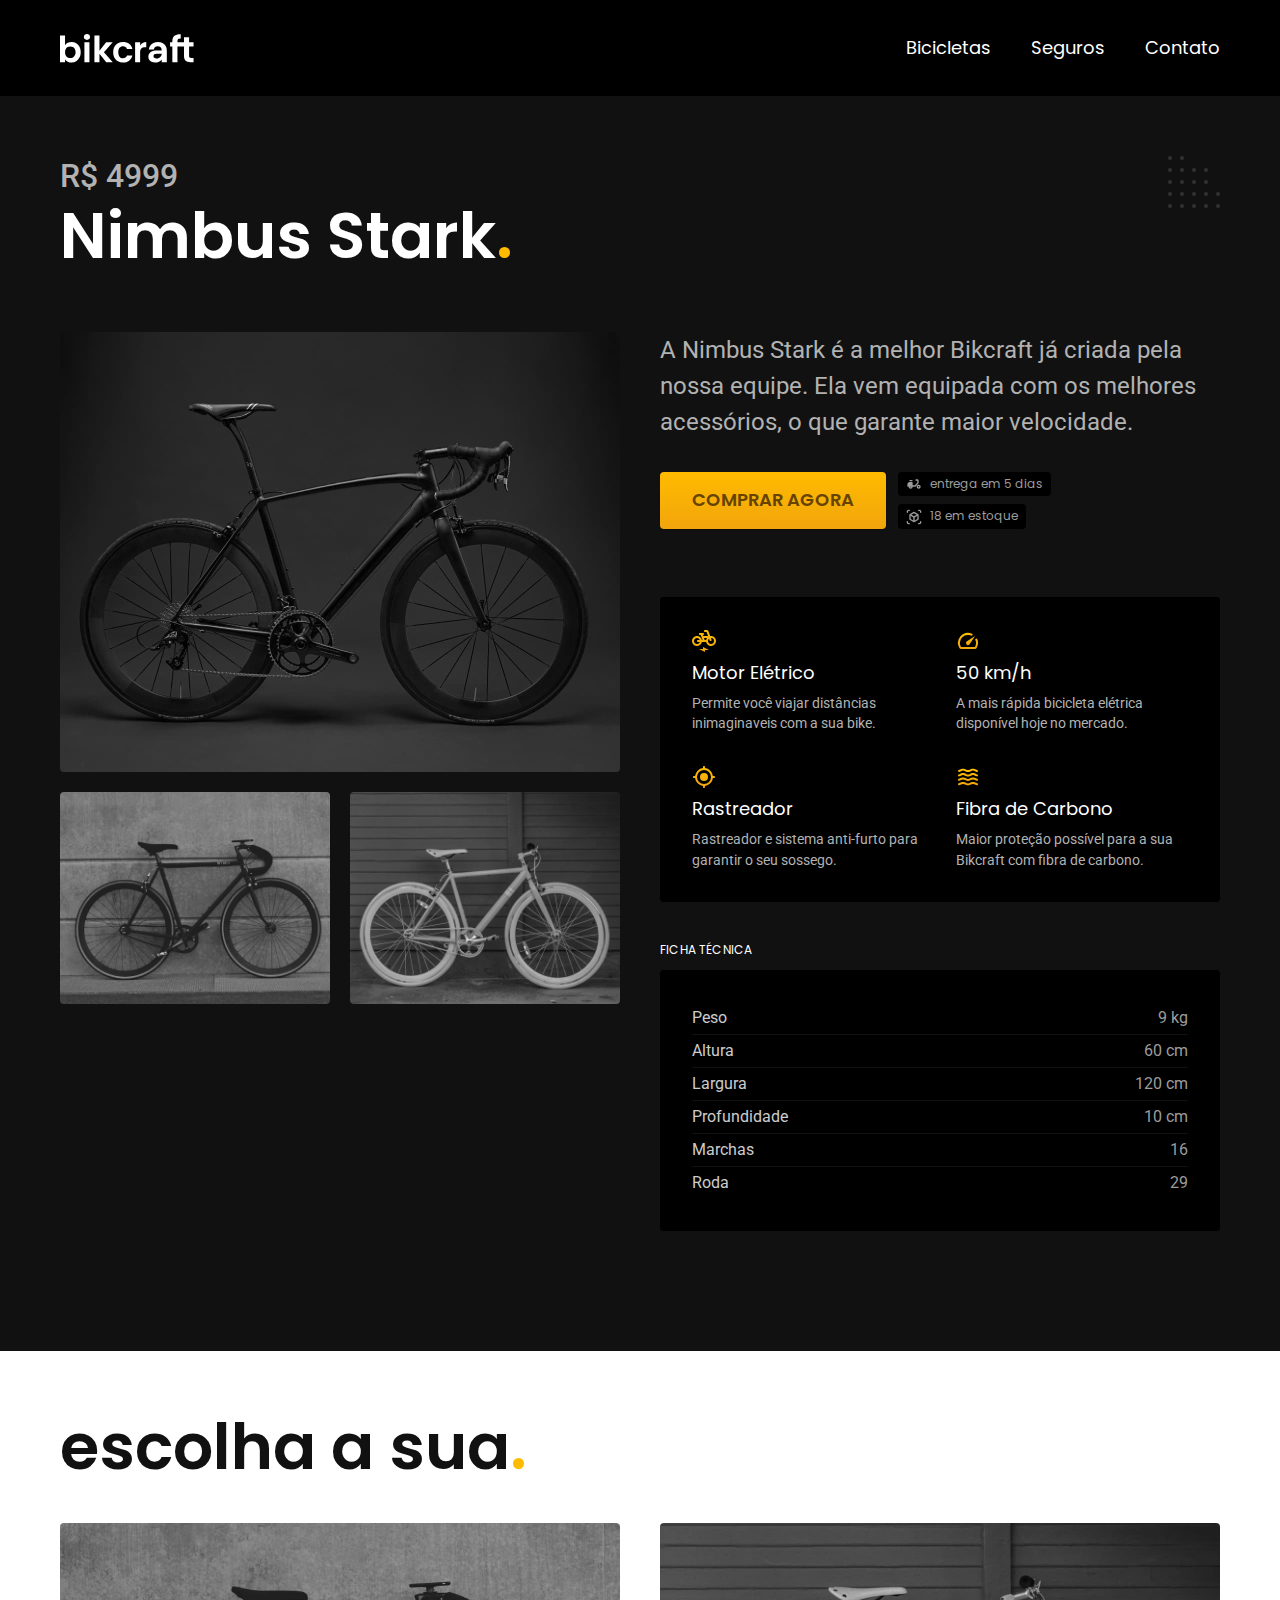
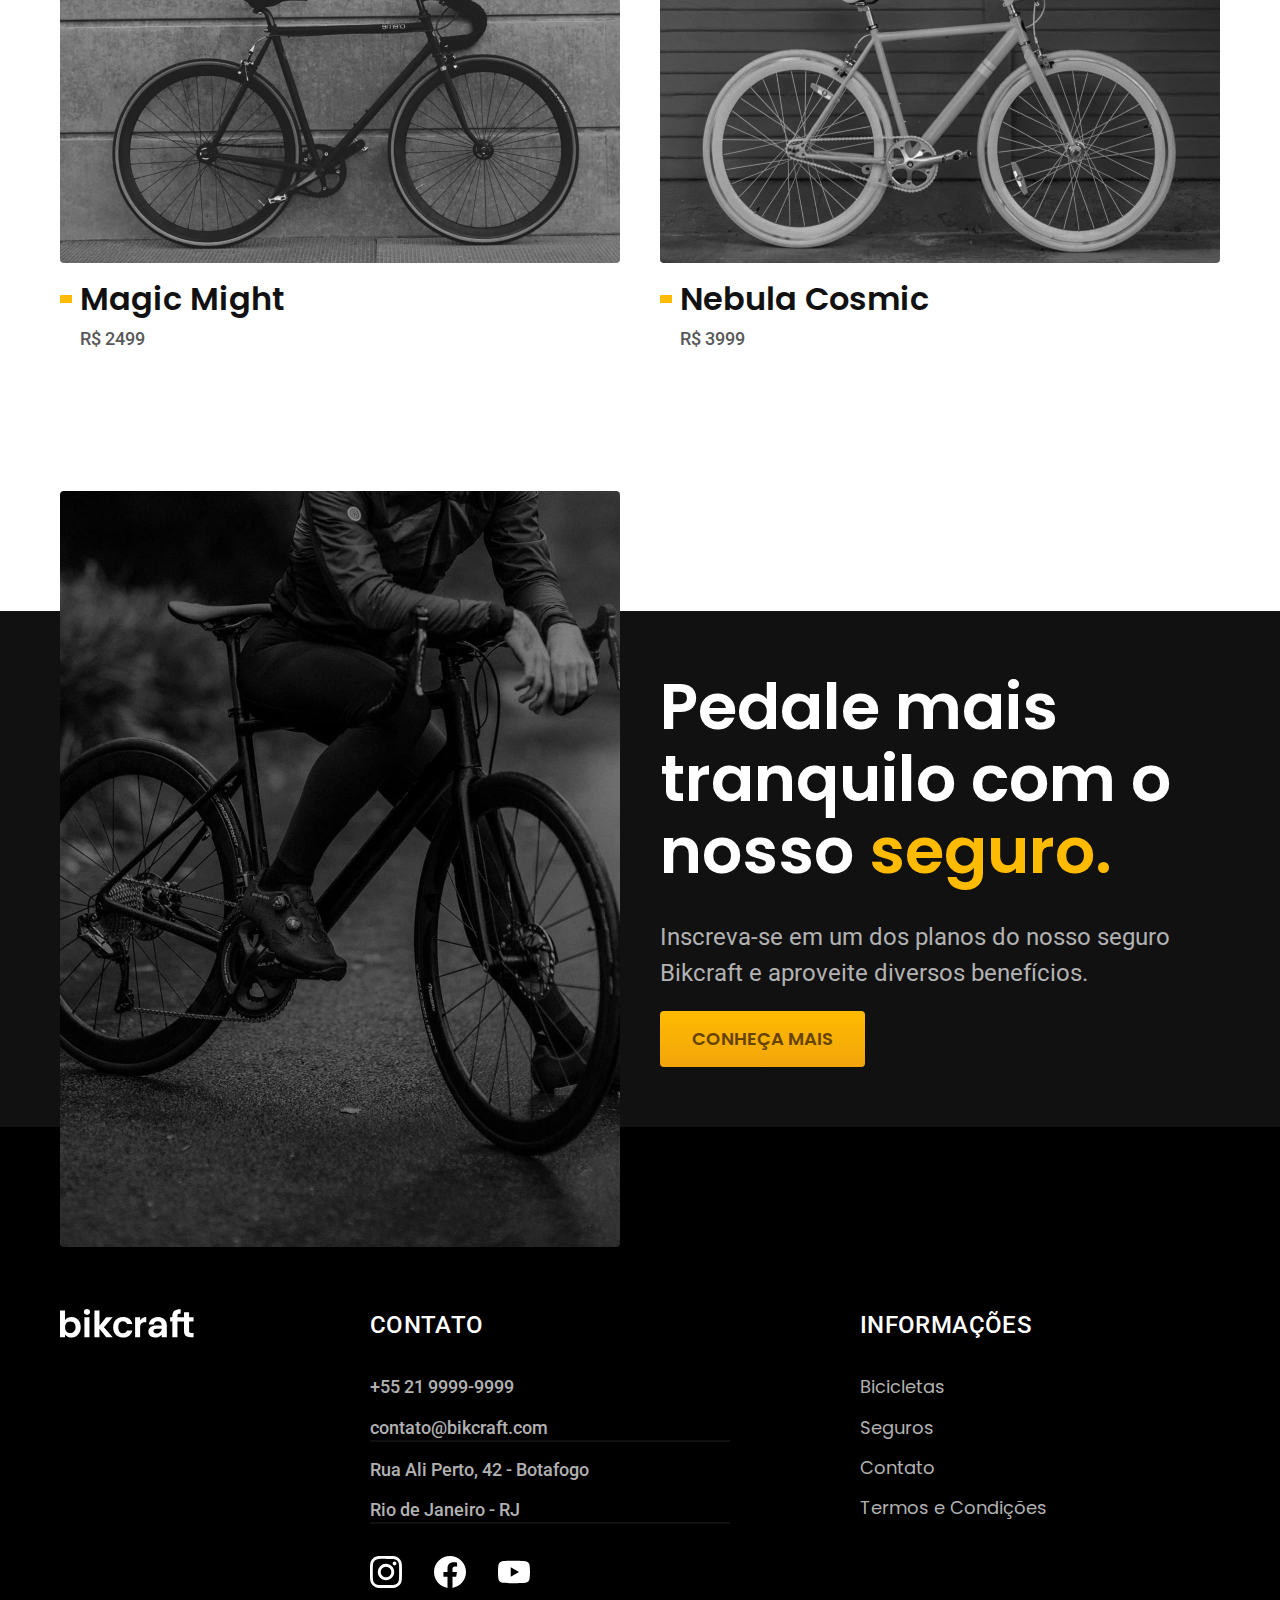
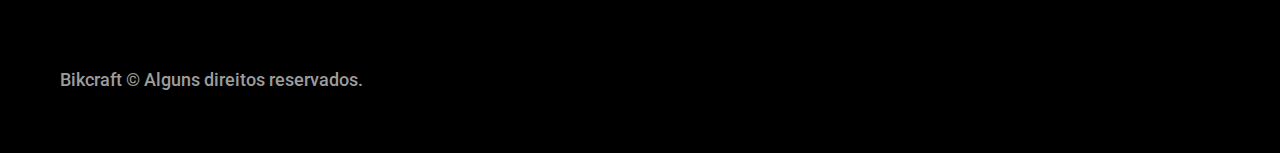
<file: bicicletas/nimbus.html>
<!DOCTYPE html>
<html lang="pt-br">

<head>
  <meta charset="UTF-8">
  <meta name="viewport" content="width=device-width, initial-scale=1.0">

  <title>Nimbus Stark | Bikcraft</title>
  <meta name="description" content="Bicicleta Nimbus stark">
  <link rel="icon" href="../favicon.svg" type="image/svg+xml">
  <link rel="stylesheet" href="../css/style.min.css">
  <link rel="preconnect" href="https://fonts.googleapis.com">
  <link rel="preconnect" href="https://fonts.gstatic.com" crossorigin>
  <link href="https://fonts.googleapis.com/css2?family=Merriweather:ital,wght@1,900&family=Poppins:wght@400;600&family=Roboto:wght@400;500&display=swap" rel="stylesheet">
  <script>document.documentElement.classList.add('js');</script>
</head>

<body id="bicicleta">
  <header class="header-bg">
    <div class="header container">
      <a href="../">
        <img src="../img/bikcraft.svg" alt="Bikcraft">
      </a>
      <nav aria-label="primaria">
        <ul class="header-menu font-1-m cor-0">
          <li><a href="../bicicletas.html">Bicicletas</a></li>
          <li><a href="../seguros.html">Seguros</a></li>
          <li><a href="../contato.html">Contato</a></li>
        </ul>
      </nav>
    </div>
  </header>

  <main class="titulo-bg">
    <div>
      <div class="titulo container">
        <p class="font-2-xl cor-5 ">R$ 4999</p>
        <h1 class="font-1-xxl cor-0">Nimbus Stark<span class="cor-p1">.</span></h1>
      </div>
    </div>
    <div class="bicicleta container">
      <div class="bicicleta-imgs">
        <img src="../img/bicicleta/nimbus1.jpg" alt="Bicicleta 1">
        <img src="../img/bicicleta/nimbus2.jpg" alt="Bicicleta 2">
        <img src="../img/bicicleta/nimbus3.jpg" alt="Bicicleta 3">
      </div>
      <div class="bicicleta-conteudo">
        <p class="font-2-l cor-5">A Nimbus Stark é a melhor Bikcraft já criada pela nossa equipe. Ela vem equipada com os melhores acessórios, o que garante maior velocidade.</p>
        <div class="bicicleta-comprar">
          <a class="botao" href="../orcamento.html?tipo=bikcraft&produto=nimbus">Comprar agora</a>
          <span class="font-1-xs cor-6"><img src="../img/icones/entrega.svg" alt="">entrega em 5 dias</span>
          <span class="font-1-xs cor-6"><img src="../img/icones/estoque.svg" alt="">18 em estoque</span>
        </div>

        <h2 class="font-1-xs cor 0">Informações</h2>
        <ul class="bicicleta-informacoes">
          <li>
            <img src="../img/icones/eletrica.svg" alt="">
            <h3 class="font-1-m cor-0">Motor Elétrico</h3>
            <p class="font-2-xs cor-5">Permite você viajar distâncias inimaginaveis com a sua bike.</p>
          </li>
          <li>
            <img src="../img/icones/velocidade.svg" alt="">
            <h3 class="font-1-m cor-0">50 km/h</h3>
            <p class="font-2-xs cor-5">A mais rápida bicicleta elétrica disponível hoje no mercado.</p>
          </li>
          <li>
            <img src="../img/icones/rastreador.svg" alt="">
            <h3 class="font-1-m cor-0">Rastreador</h3>
            <p class="font-2-xs cor-5">Rastreador e sistema anti-furto para garantir o seu sossego.</p>
          </li>
          <li>
            <img src="../img/icones/carbono.svg" alt="">
            <h3 class="font-1-m cor-0">Fibra de Carbono</h3>
            <p class="font-2-xs cor-5">Maior proteção possível para a sua Bikcraft com fibra de carbono.</p>
          </li>
        </ul>
        <h2 class="font-1-xs cor-0">Ficha Técnica</h2>
        <ul class="bicicleta-ficha font-2-s cor-4">
          <li>Peso <span>9 kg</span></li>
          <li>Altura <span>60 cm</span></li>
          <li>Largura <span>120 cm</span></li>
          <li>Profundidade <span>10 cm</span></li>
          <li>Marchas <span>16</span></li>
          <li>Roda <span>29</span></li>
        </ul>
      </div>
    </div>
  </main>

  <article class="bicicletas-lista container">
    <h2 class=" font-1-xxl">
      escolha a sua<span class="cor-p1">.</span>
    </h2>

    <ul>
      <li>
        <a href="./magic.html">
          <img src="../img/bicicletas/magic.jpg" alt="Bicicleta preta">
          <h3 class="font-1-xl">Magic Might</h3>
          <span class="font-2-m cor-8">R$ 2499</span>
        </a>
      </li>
      <li>
        <a href="./nebula.html">
          <img src="../img/bicicletas/nebula.jpg" alt="Bicicleta preta">
          <h3 class="font-1-xl">Nebula Cosmic</h3>
          <span class="font-2-m cor-8">R$ 3999</span>
        </a>
      </li>
    </ul>
  </article>

  <article class="seguro-bg">
    <div class="seguro container">
      <div class="seguro-img">
        <img src="../img/fotos/seguros.jpg" alt="Pessoa parada em cima de uma bicicleta.">
      </div>
      <div class="seguro-conteudo">
        <h2 class="font-1-xxl cor-0">Pedale mais tranquilo com o nosso <span class="cor-p1">seguro.</span></h2>
        <p class="font-2-l cor-5">Inscreva-se em um dos planos do nosso seguro Bikcraft e aproveite diversos benefícios.</p>
        <a class="botao" href="../seguros.html">Conheça Mais</a>
      </div>
    </div>
  </article>



  <footer class="footer-bg">
    <div class="footer container">
      <img src="../img/bikcraft.svg" width="136" height="32" alt="Bikcraft">
      <div class="footer-contato">
        <h3 class="font-2-l-b cor-0">Contato</h3>
        <ul class="font-2-m cor-5">
          <li><a href="tel:+552199999999">+55 21 9999-9999</a></li>
          <li><a href="mailto:contato@bikcraft.com">contato@bikcraft.com</a></li>
          <li>Rua Ali Perto, 42 - Botafogo</li>
          <li>Rio de Janeiro - RJ</li>
        </ul>
        <div class="footer-redes">
          <a href="../">
            <img src="../img/redes/instagram.svg" width="32" height="32" alt="Instagram">
          </a>
          <a href="../">
            <img src="../img/redes/facebook.svg" width="32" height="32" alt="Facebook">
          </a>
          <a href="../">
            <img src="../img/redes/youtube.svg" width="32" height="32" alt="Youtube">
          </a>
        </div>
      </div>
      <div class="footer-informacoes">
        <h3 class="font-2-l-b cor-0">Informações</h3>
        <nav>
          <ul class="font-1-m cor-5">
            <li><a href="../bicicletas.html">Bicicletas</a></li>
            <li><a href="../seguros.html">Seguros</a></li>
            <li><a href="../contato.html">Contato</a></li>
            <li><a href="../termos.html">Termos e Condições</a></li>
          </ul>
        </nav>
      </div>
      <p class="footer-copy font-2-m cor-6">Bikcraft © Alguns direitos reservados.</p>
    </div>
  </footer>
  <script src="../js/script.js"></script>
</body>

</html>
</file>
<file: css/style.min.css>
body{margin:0;font-family:Arial,Helvetica,sans-serif;color:#111}blockquote,dd,h1,h2,h3,h4,p,ul{margin:0}ul{padding:0;list-style:none}a{text-decoration:none;color:inherit}img{max-width:100%;height:auto;display:block}img[src$=".jpg"]{border-radius:4px}.font-1-xs{font:400 0.75rem/1.35 Poppins,sans-serif}.font-2-xs{font:400 0.875rem/1.43 Roboto,sans-serif}.font-1-s{font:400 1rem/1.5 Poppins,sans-serif}.font-2-s{font:400 1rem/1.5 Roboto,sans-serif}.font-1-m,.font-1-m-b{font:400 1.125rem/1.35 Poppins,sans-serif}.font-1-m-b{font-weight:600}.font-2-m{font:500 1.125rem/1.35 Roboto,sans-serif}.font-1-l{font:400 1.5rem/1.5 Poppins,sans-serif}.font-2-l,.font-2-l-b{font:400 1.5rem/1.5 Roboto,sans-serif}.font-2-l-b{font-weight:500;letter-spacing:.015em;text-transform:uppercase}.font-1-xl{font:600 2rem/1.25 Poppins,sans-serif}.font-2-xl{font:500 2rem/1.25 Roboto,sans-serif}.font-1-xxl{font:600 4rem/1.125 Poppins,sans-serif}@media (max-width:1200px){.font-1-xxl{font-size:3rem}.font-2-l,.font-2-l-b{font-size:1.125rem}}@media (max-width:800px){.font-1-xxl{font-size:2rem}.font-1-xl,.font-2-xl{font-size:1.5rem}}:root{--cor-0:#ffffff;--cor-1:#f7f7f7;--cor-2:#ededed;--cor-3:#dedede;--cor-4:#cccccc;--cor-5:#b2b2b2;--cor-6:#9c9c9c;--cor-7:#717171;--cor-8:#595959;--cor-9:#404040;--cor-10:#2e2e2e;--cor-11:#111111;--cor-12:#000000;--cor-p1:#ffbb00;--cor-p2:#e4a30b;--cor-p3:#a66f00;--cor-p4:#a66f00;--cor-p5:#664400}.cor-0{color:var(--cor-0)}.cor-1{color:var(--cor-1)}.cor-2{color:var(--cor-2)}.cor-3{color:var(--cor-3)}.cor-4{color:var(--cor-4)}.cor-5{color:var(--cor-5)}.cor-6{color:var(--cor-6)}.cor-7{color:var(--cor-7)}.cor-8{color:var(--cor-8)}.cor-9{color:var(--cor-9)}.cor-10{color:var(--cor-10)}.cor-11{color:var(--cor-11)}.cor-12{color:var(--cor-12)}.cor-p1{color:var(--cor-p1)}.cor-p2{color:var(--cor-p2)}.cor-p3{color:var(--cor-p3)}.cor-p4{color:var(--cor-p4)}.cor-p5{color:var(--cor-p5)}.js .fadeInDown{transform:translate3d(0,-20px,0)}.js .fadeInUp{transform:translate3d(0,20px,0)}.js .fadeInRight{transform:translate3d(20px,0,0)}.js .fadeInLeft{transform:translate3d(-20px,0,0)}.js [data-anime]{opacity:0}.js .anime{opacity:1;transform:none;transition:transform .8s,opacity .8s}.header-bg{background-color:var(--cor-12)}.header{display:flex;flex-wrap:wrap;gap:20px;justify-content:space-between;align-items:center;padding-top:20px;padding-bottom:20px}.header-menu{display:flex;flex-wrap:wrap;gap:40px}.header-menu a{display:inline-block;padding:16px 0;position:relative}.header-menu a::after{content:"";display:block;height:2px;width:0;background:var(--cor-0);margin-top:4px;transition:.3s;position:absolute}.header-menu a.ativo::after,.header-menu a:hover:after{width:100%}@media (max-width:800px){.header-menu{gap:20px}.header-menu a{background:var(--cor-11);padding:12px 16px;border-radius:4px}.header-menu a:hover{background:var(--cor-10)}.header a:after{display:none}}@media (max-width:600px){.header-menu{gap:12px}.header-menu a{padding:8px 12px;font-size:14px}}.footer-bg{background-color:var(--cor-12)}.footer{display:grid;grid-template-columns:3fr 5fr 4fr;gap:40px;padding-top:60px;padding-bottom:60px}.footer h3{margin-bottom:32px}.footer-contato ul{margin-bottom:32px}.footer-contato li:nth-child(2n):after{content:"";display:block;max-width:360px;height:2px;background-color:var(--cor-11)}.footer li{margin-bottom:16px}.footer-redes{display:flex;gap:32px}.footer a:hover{color:var(--cor-0);transition:.3s}.footer-copy{margin-top:40px;grid-column:1/-1}@media (max-width:800px){.footer>img{display:none}.footer{grid-template-columns:1fr 1fr}}@media (max-width:600px){.footer{grid-template-columns:1fr;gap:60px}.footer-copy{margin-top:0}}.container{box-sizing:border-box;max-width:1200px;padding-left:20px;padding-right:20px;margin-left:auto;margin-right:auto}.botao{display:inline-block;padding:16px 32px;background:linear-gradient(#fb0,#f2a50c);border-radius:4px;box-shadow:0 1px 2px rgba(0,0,0,.1);text-transform:uppercase;color:var(--cor-p5);font:600 1.125rem/1.35 Poppins,sans-serif;transition:.3s;max-width:max-content;border:none;cursor:pointer}.botao:hover{background:linear-gradient(#ffb600,#e59317)}.botao.secundario{background:var(--cor-10);color:var(--cor-2);transition:.3s}.botao.secundario:hover{background:var(--cor-9)}.botao.seta{display:flex;align-items:center}.botao.seta::after{content:"";display:inline-block;width:18px;height:10px;margin-left:12px;background:url(../img/icones/seta.svg);transition:transform .2s}.botao.seta:hover::after{transform:translateX(4px)}@media (max-width:600px){.botao{padding:12px 16px;font-size:1rem}}.link{display:inline-block;color:var(--cor-p1);font:500 1.5rem/1.5 Poppins,sans-serif;text-transform:uppercase}.link::after{content:"";display:block;width:100%;height:4px;background-color:currentColor;transition:.3s}.link:hover{color:var(--cor-0)}.titulo-bg{padding-top:60px;padding-bottom:60px;background-color:var(--cor-11)}.titulo{background:url(../img/dec/top-right.svg) no-repeat top right 20px}.titulo p{margin-bottom:4px}@media (max-width:800px){.titulo{padding-top:40px;padding-bottom:40px}.titulo p{font-size:1rem;text-transform:lowercase;font-weight:400}}.form{display:grid;grid-template-columns:1fr 1fr;gap:20px}.form label{display:block;font:600 1rem/1.5 Poppins,sans-serif;margin-bottom:4px}.form .col-2{grid-column:span 2}.form input[type=email],.form input[type=text],.form textarea{font:400 1rem/1.5 Roboto,sans-serif;background:var(--cor-1);border:1px solid var(--cor-2);padding:12px;border-radius:4px;width:100%;box-sizing:border-box}.form input[type=email]:focus,.form input[type=text]:focus,.form textarea:focus{outline:0;border-color:var(--cor-p1);background:var(--cor-0);box-shadow:0 0 0 2px #fea}@media (max-width:600px){.form{grid-template-columns:1fr}.form .col-2{grid-column:1}}.introducao-bg{background:var(--cor-12) url("../img/dec/bottom-left.svg") no-repeat bottom 160px left 20px;box-shadow:inset 0 -120px var(--cor-0)}.introducao{display:grid;grid-template-columns:1fr 1fr;gap:0 40px}.introducao-conteudo{align-self:end;padding-bottom:200px}.introducao img{width:100%;height:100%;object-fit:cover;border-radius:4px}.introducao h1{margin-bottom:32px}.introducao p{margin-bottom:20px}@media (max-width:800px){.introducao-bg{background:var(--cor-11);padding-top:40px;box-shadow:inset 0 -60px var(--cor-0)}.introducao{grid-template-columns:1fr;gap:32px}.introducao-conteudo{padding-bottom:0}.introducao h1{margin-bottom:16px}.introducao img{height:300px;width:100%}}.tecnologia-bg{background-color:var(--cor-11);box-shadow:inset 0 80px var(--cor-0),inset 0 -80px var(--cor-0)}.tecnologia{display:grid;grid-template-columns:1fr 1fr;gap:40px}.tecnologia-img img{width:100%;height:100%;object-fit:cover;object-position:left}.tecnologia-conteudo{padding-top:160px;padding-bottom:160px}.tecnologia-conteudo>span{display:block;margin-bottom:20px}.tecnologia-conteudo h2{margin-bottom:32px}.tecnologia-conteudo>p{margin-bottom:20px}.tecnologia a{margin-bottom:80px}.tecnologia-vantagens{display:flex;gap:40px}.tecnologia-vantagens h3{margin:8px;width:max-content}.tecnologia-vantagens img{width:24px;margin-bottom:8px}@media (max-width:800px){.tecnologia-bg{box-shadow:initial}.tecnologia{grid-template-columns:1fr}.tecnologia-conteudo{padding-top:60px;padding-bottom:60px}.tecnologia-img{display:none}.tecnologia a{margin-bottom:60px}}@media (max-width:600px){.tecnologia-vantagens{flex-direction:column}}.parceiros{padding-top:60px;padding-bottom:120px}.parceiros h2{margin-bottom:60px}.parceiros ul{padding:0 20px;max-width:1400px;display:grid;grid-template-columns:repeat(4,1fr);margin:0 auto}.parceiros li{display:flex;padding:32px;border-left:2px solid var(--cor-2)}.parceiros img{margin:auto}.parceiros li:first-child,.parceiros li:nth-child(5){border-left:none}.parceiros li:nth-child(n+5){border-top:2px solid var(--cor-2)}@media (max-width:800px){.parceiros{padding-bottom:60px}.parceiros li{padding:20px}.parceiros h2{margin-bottom:20px}.parceiros ul{grid-template-columns:repeat(2,1fr)}.parceiros li:nth-child(n+3){border-top:2px solid var(--cor-2)}.parceiros li:nth-child(odd){border-left:none}}.depoimento{display:grid;grid-template-columns:1fr 1fr;background-color:var(--cor-p1);overflow:hidden}.depoimento img{width:100%;height:100%;object-fit:cover;border-radius:0}.depoimento-conteudo{padding:40px 40px 80px 80px;align-self:end;background:url("../img/dec/bottom-right-p.svg") no-repeat bottom 40px right 40px}.depoimento-conteudo p{max-width:32ch;font-family:Merriweather,serif;font-style:italic;font-weight:900;margin-bottom:32px;position:relative}.depoimento p::after,.depoimento p::before{font-size:5rem;color:var(--cor-p2);position:absolute}.depoimento p::before{content:"“";left:-50px;top:-20px}.depoimento p::after{content:"”"}@media (min-width:1200px){.depoimento img{max-height:520px}}@media (max-width:800px){.depoimento{grid-template-columns:1fr;text-align:center}.depoimento img{max-height:200px}.depoimento-conteudo{padding:40px 20px;justify-self:center}}.bicicletas-lista{padding-top:60px;padding-bottom:120px}.bicicletas-lista h2{margin-bottom:40px}.bicicletas-lista ul{display:flex;gap:40px;padding:0 20px 20px 20px;max-width:1400px;margin-left:auto;margin-right:auto;overflow-x:auto}#bicicleta .bicicletas-lista ul{padding:0 0 20px 0}.bicicletas-lista li{flex:1;min-width:280px}.bicicletas-lista img{margin-bottom:16px}.bicicletas-lista a{display:block}.bicicletas-lista h3{margin-bottom:8px;display:flex;align-items:center}.bicicletas-lista h3::before{content:"";display:inline-block;height:8px;width:12px;margin-right:8px;background-color:var(--cor-p1);transition:width .3s}.bicicletas-lista a:hover h3::before{width:24px}.bicicletas-lista li span{padding-left:20px}@media (max-width:800px){.bicicletas-lista{padding-bottom:60px}.bicicletas-lista ul{gap:20px}}.bicicletas-bg{background:linear-gradient(to right,var(--cor-0) 30%,var(--cor-11) 0)}.bicicletas{display:grid;grid-template-columns:1fr 1fr;gap:40px;padding-top:60px;padding-bottom:60px;background:url(../img/dec/top-right.svg) no-repeat top 40px right 20px}.bicicletas-img{display:grid}.bicicletas-img img{grid-area:1/1}.bicicletas-img span{grid-area:1/1;place-self:start end;margin-top:20px;display:inline-block;background:var(--cor-12);padding:8px 16px 8px 8px;border-radius:4px 0 0 4px}.bicicletas-conteudo{display:grid;grid-template-columns:1fr auto;align-content:start}.bicicletas h2,.bicicletas p{grid-column:1/-1}.bicicletas h2{margin-bottom:20px}.bicicletas h2::before{content:"";display:block;width:12px;height:8px;background-color:var(--cor-p1);margin-bottom:8px}.bicicletas p{margin-bottom:32px}.bicicletas a{place-self:end}.bicicletas li{display:flex;align-items:center}.bicicletas ul{display:grid;gap:16px}.bicicletas-conteudo img{width:24px;margin-right:8px}@media (max-width:800px){.bicicletas-bg{background:var(--cor-11)}.bicicletas{grid-template-columns:1fr;gap:20px;padding-top:40px;padding-bottom:40px}}@media (max-width:600px){.bicicletas-conteudo{grid-template-columns:1fr}.bicicletas ul{font-size:1rem;grid-template-columns:1fr 1fr;margin-bottom:32px}.bicicletas a{place-self:start}}.bicicleta{display:grid;grid-template-columns:1fr 1fr;align-items:start;gap:40px;padding-top:60px;padding-bottom:60px}#bicicleta .titulo p{text-transform:uppercase}.bicicleta-imgs{display:flex;flex-wrap:wrap;gap:20px}.bicicleta-imgs img{flex:1;min-width:200px}.bicicleta-imgs img:first-child{min-width:100%}.bicicleta-conteudo>p{margin-bottom:32px}.bicicleta-comprar{display:grid;grid-template-columns:max-content auto;align-items:center;justify-items:start;gap:8px 12px;margin-bottom:40px}.bicicleta-comprar a{grid-row:span 2}.bicicleta-comprar span{display:flex;align-items:center;background-color:var(--cor-12);gap:8px;padding:4px 8px;border-radius:4px}.bicicleta-conteudo h2{text-transform:uppercase;letter-spacing:.015em;margin-bottom:12px}.bicicleta-ficha,.bicicleta-informacoes{padding:32px;background-color:var(--cor-12);border-radius:4px}.bicicleta-informacoes{margin-bottom:40px;display:grid;grid-template-columns:1fr 1fr;gap:32px}.bicicleta-informacoes img{width:24px;margin-bottom:8px}.bicicleta-informacoes h3{margin-bottom:8px}.bicicleta-ficha li{padding:4px 0;display:flex;justify-content:space-between;border-bottom:1px solid var(--cor-11)}.bicicleta-ficha li:last-child{border-bottom:none}.bicicleta-ficha span{color:var(--cor-6)}@media (max-width:800px){.bicicleta{grid-template-columns:1fr;padding-top:40px;padding-bottom:40px}.bicicleta-imgs{grid-row:2}}@media (max-width:400px){.bicicleta-informacoes{grid-template-columns:1fr}.bicicleta-comprar{grid-template-columns:1fr}}.seguro-bg{background-color:var(--cor-11);box-shadow:inset 0 120px var(--cor-0),inset 0 -120px var(--cor-12)}.seguro{display:grid;grid-template-columns:1fr 1fr;gap:40px}.seguro-img img{width:100%;height:100%;object-fit:cover}.seguro-conteudo{padding-top:180px;padding-bottom:180px}.seguro h2{margin-bottom:32px}.seguro p{margin-bottom:20px}@media (max-width:800px){.seguro-bg{box-shadow:inset 0 -60px var(--cor-12)}.seguro{grid-template-columns:1fr}.seguro-conteudo{grid-row:1;padding-top:40px;padding-bottom:0}}.seguros-bg{background:var(--cor-11)}.seguros{padding-top:60px;padding-bottom:60px;display:grid;grid-template-columns:1fr 1fr;gap:40px;align-items:center}#seguros .seguros{padding-top:0}.seguros h2{grid-column:1/-1}.seguros-item{background-color:var(--cor-12);padding:32px 32px 32px 60px;display:grid;grid-template-columns:1fr auto;border-radius:4px}.seguros-item h3{margin-bottom:40px}.seguros-item span{grid-column:2;display:block;text-align:right}.seguros-item ul{grid-column:1/-1;margin-bottom:32px}.seguros-item li{display:flex;align-items:center;position:relative}.seguros-item li+li{margin-top:20px}.seguros-item li::before{content:"";display:inline-block;width:13px;height:9px;background-image:url("../img/icones/lista.svg");position:absolute;left:-21px}.seguros-item a{grid-column:1/-1}@media (max-width:800px){.seguros{grid-template-columns:1fr}}.vantagens-bg{background-color:var(--cor-12)}.vantagens{padding-top:120px;padding-bottom:120px}.vantagens h2{margin-bottom:60px}.vantagens ul{display:grid;grid-template-columns:repeat(auto-fit,minmax(280px,max-content));gap:40px 80px}.vantagens h3,.vantagens img{margin-bottom:8px}@media (max-width:800px){.vantagens{padding-top:60px;padding-bottom:60px}.vantagens h2{margin-bottom:40px}.vantagens ul{gap:20px}}.perguntas{padding-top:120px;padding-bottom:120px}.perguntas h2{margin-bottom:60px}.perguntas dl>div{padding:20px;border-radius:4px}.perguntas dl>div:nth-child(odd){background-color:var(--cor-1)}.perguntas button{display:grid;grid-template-columns:auto 1fr auto;align-items:center;gap:8px;cursor:pointer;border:none;background:0 0;width:100%;text-align:left}.perguntas button::before{content:"";display:inline-block;width:12px;height:8px;background-color:var(--cor-p1)}.perguntas button::after{content:"";display:inline-block;width:14px;height:6px;background:url(../img/icones/seta-abrir.svg);transition:.3s}.perguntas button:hover::after,.perguntas button[aria-expanded=true]::after{transform:rotate(180deg)}.js .perguntas dd{display:none}.js .perguntas dd.ativa{display:block}.perguntas dd{padding-left:20px;padding-top:16px;max-width:80ch}@media (max-width:800px){.perguntas{padding-top:60px;padding-bottom:60px}.perguntas h2{margin-bottom:40px}}#contato{background:linear-gradient(var(--cor-11) 600px,var(--cor-1) 0)}.contato{display:grid;grid-template-columns:5fr 7fr}.contato-dados,.contato-formulario{padding:60px;box-shadow:0 1px 2px rgba(0,0,0,.1)}.contato-dados{border-radius:5px 0 0 5px;background:var(--cor-12) url(../img/dec/bottom-left.svg) no-repeat bottom 20px left 20px}.contato-formulario{border-radius:0 5px 5px 0;background:var(--cor-0) url(../img/dec/bottom-right.svg) no-repeat bottom 20px right 20px}.contato-dados h2{margin-bottom:60px}.contato-endereco{margin-bottom:32px;padding-left:28px;background:url(../img/icones/local.svg) no-repeat 0 2px}.contato-endereco p{margin-bottom:8px}.contato-meios a{display:block;max-width:max-content;margin-bottom:8px;padding-left:28px}.contato-meios a:hover{color:var(--cor-0)}.contato-meios a:first-child{background:url(../img/icones/email.svg) no-repeat 0 2px}.contato-meios a:nth-child(2){margin-bottom:32px}.contato-meios a:nth-child(3){background:url(../img/icones/telefone.svg) no-repeat 0 2px;margin-bottom:60px}.contato-redes{display:flex;gap:32px;padding-left:20px}@media (max-width:800px){.contato{grid-template-columns:1fr}.contato-dados,.contato-formulario{padding:20px}.contato-dados{border-radius:5px 5px 0 0;background:var(--cor-12)}.contato-formulario{border-radius:0 0 5px 5px}.contato-dados h2,.contato-meios a:nth-child(3){margin-bottom:32px}.contato-redes{margin-bottom:12px}}.lojas{display:grid;grid-template-columns:1fr 1fr;gap:0 40px;padding-top:120px;padding-bottom:120px}.lojas h2{grid-column:1/-1;margin-bottom:60px}.lojas img{border-radius:4px 4px 0 0}.lojas-item{border-radius:4px;background:var(--cor-0);box-shadow:0 1px 2px rgba(0,0,0,.1)}.lojas-conteudo{display:grid;grid-template-columns:1fr 1fr;gap:32px 16px;padding:32px}.lojas-conteudo h3,.lojas-tempo{grid-column:1/-1}.lojas-dados{display:grid;gap:8px;border-left:2px solid var(--cor-2);padding-left:12px}.lojas-tempo{display:flex;align-items:center;gap:8px}@media (max-width:800px){.lojas{gap:20px;padding-top:60px;padding-bottom:60px}.lojas h2{margin-bottom:32px}.lojas-conteudo{grid-template-columns:1fr}}@media (max-width:600px){.lojas{grid-template-columns:1fr}}#orcamento{background:linear-gradient(var(--cor-11) 600px,var(--cor-1) 0)}.orcamento{display:grid;grid-template-columns:5fr 7fr;padding-bottom:120px}.orcamento h2{text-transform:uppercase;position:relative;display:flex;align-items:center}.orcamento h2::before{content:"";display:inline-block;width:4px;height:8px;background-color:var(--cor-p1);position:absolute;left:-12px}.orcamento-dados,.orcamento-produto{padding:60px;box-shadow:0 1px 2px rgba(0,0,0,.1)}.orcamento-produto{border-radius:5px 0 0 5px;background:var(--cor-12) url(../img/dec/bottom-left.svg) no-repeat bottom 20px left 20px;display:grid;grid-template-columns:1fr 1fr;gap:20px;align-content:start}.orcamento-produto>*{grid-column:1/-1}.orcamento-produto>label{grid-column:initial}.orcamento-produto label{font:400 1rem/1.5 Poppins,sans-serif;color:var(--cor-4);background-color:var(--cor-10);padding:12px 16px;border-radius:4px;cursor:pointer;display:grid;grid-template-columns:auto 1fr auto;align-items:center;border:1px solid var(--cor-10)}.orcamento-produto input:checked+label{background:var(--cor-0);color:var(--cor-11)}.orcamento-produto label::before{content:"";display:inline-block;box-sizing:border-box;width:12px;height:12px;border:1px solid var(--cor-6);border-radius:50%;margin-right:8px}.orcamento-produto input:checked+label::before{border-color:var(--cor-7);box-shadow:inset 0 0 0 3px var(--cor-0),inset 0 0 0 6px var(--cor-7)}.orcamento-produto label:hover{background-color:var(--cor-9);border-color:var(--cor-9)}.orcamento-produto input:focus+label{box-shadow:0 0 0 2px var(--cor-p1);border-color:var(--cor-12)}.orcamento-produto label span{display:none}.orcamento-produto input:checked+label span{display:inline-block}.orcamento-produto input{opacity:0;position:absolute;pointer-events:none}.orcamento-dados{border-radius:0 5px 5px 0;background:var(--cor-0) url(../img/dec/bottom-right.svg) no-repeat bottom 20px right 20px}.orcamento-conteudo{display:none}.orcamento-conteudo h2,.orcamento-dados h2:nth-of-type(n+2){margin-top:20px}#bikcraft:checked~#orcamento-bikcraft,#seguro:checked~#orcamento-seguro{display:grid;gap:20px}.orcamento-detalhes{display:none;background:var(--cor-0);padding:20px;grid-template-columns:1fr 1fr;border-radius:4px;align-items:center}.orcamento-detalhes li{display:flex;align-items:center;margin-bottom:8px}.orcamento-detalhes li img{width:16px;margin-right:8px}.orcamento-produto input:checked+label+.orcamento-detalhes{display:grid}@media (max-width:1200px){.orcamento-dados,.orcamento-produto{padding:32px}}@media (max-width:800px){.orcamento{grid-template-columns:1fr}.orcamento-produto{border-radius:5px 5px 0 0;background:var(--cor-12)}.orcamento-dados{border-radius:0 0 5px 5px}}@media (max-width:400px){.orcamento-produto{grid-template-columns:1fr}}.termos{padding-top:80px;padding-bottom:80px}.termos h2{font-weight:600;margin-bottom:20px}.termos p+h2{margin-top:40px}.termos p{max-width:75ch;margin-bottom:24px}
</file>
